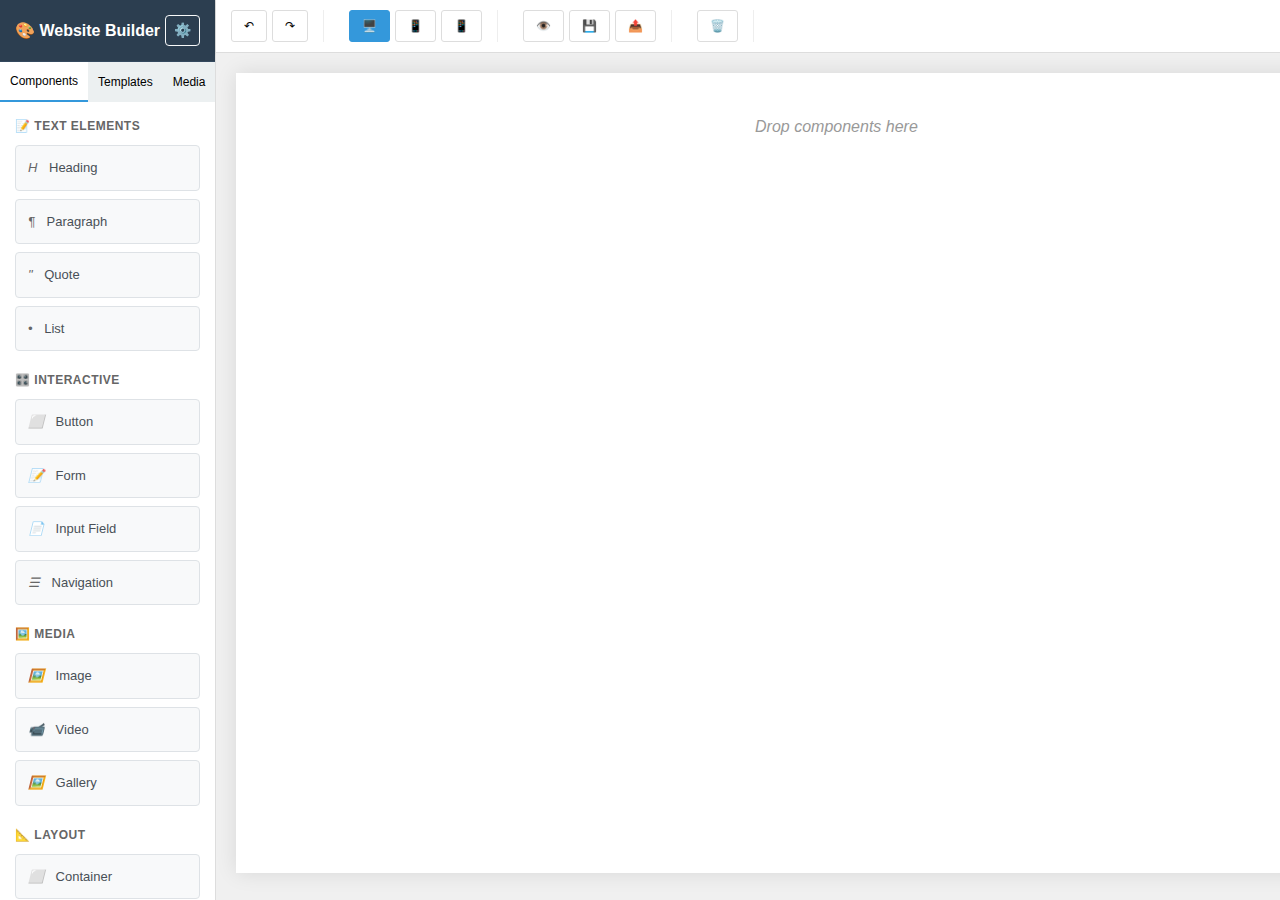
<file: public/pages/builder/builder.html>
<!DOCTYPE html>
<html lang="en">
<head>
    <meta charset="UTF-8">
    <meta name="viewport" content="width=device-width, initial-scale=1.0">
    <title>Website Builder - Drag & Drop Editor</title>
    <link rel="shortcut icon" href="../../assets/images/favicon.svg" type="image/x-icon">
    <link rel="stylesheet" href="../../lib/vendor/bootstrap/css/bootstrap.min.css">
    <link rel="stylesheet" href="../../theme/theme.css">
    <style>
        /* Builder Interface Styles */
        body {
            margin: 0;
            font-family: 'Segoe UI', Tahoma, Geneva, Verdana, sans-serif;
            background-color: #f5f5f5;
            overflow: hidden;
        }

        .builder-container {
            display: flex;
            height: 100vh;
        }

        /* Sidebar - Component Library */
        .sidebar {
            width: 280px;
            background: white;
            border-right: 1px solid #ddd;
            display: flex;
            flex-direction: column;
            box-shadow: 2px 0 5px rgba(0,0,0,0.1);
        }

        .sidebar-header {
            padding: 15px;
            background: #2c3e50;
            color: white;
            font-weight: 600;
            border-bottom: 1px solid #34495e;
        }

        .sidebar-tabs {
            display: flex;
            background: #ecf0f1;
        }

        .sidebar-tab {
            flex: 1;
            padding: 10px;
            text-align: center;
            cursor: pointer;
            border: none;
            background: transparent;
            font-size: 12px;
            font-weight: 500;
            transition: all 0.2s;
        }

        .sidebar-tab.active {
            background: white;
            border-bottom: 2px solid #3498db;
        }

        .components-panel {
            flex: 1;
            overflow-y: auto;
            padding: 15px;
        }

        .component-group {
            margin-bottom: 20px;
        }

        .component-group-title {
            font-size: 12px;
            font-weight: 600;
            color: #666;
            margin-bottom: 10px;
            text-transform: uppercase;
            letter-spacing: 0.5px;
        }

        .component-item {
            display: block;
            width: 100%;
            padding: 12px;
            margin-bottom: 8px;
            background: #f8f9fa;
            border: 1px solid #dee2e6;
            border-radius: 4px;
            cursor: grab;
            transition: all 0.2s;
            text-align: left;
            font-size: 13px;
            color: #495057;
        }

        .component-item:hover {
            background: #e9ecef;
            border-color: #3498db;
            transform: translateY(-1px);
            box-shadow: 0 2px 4px rgba(0,0,0,0.1);
        }

        .component-item:active {
            cursor: grabbing;
        }

        .component-item i {
            margin-right: 8px;
            color: #666;
        }

        /* Main Editor Area */
        .editor-container {
            flex: 1;
            display: flex;
            flex-direction: column;
        }

        /* Toolbar */
        .toolbar {
            background: white;
            border-bottom: 1px solid #ddd;
            padding: 10px 15px;
            display: flex;
            align-items: center;
            gap: 10px;
            box-shadow: 0 1px 3px rgba(0,0,0,0.1);
        }

        .toolbar-group {
            display: flex;
            align-items: center;
            gap: 5px;
            border-right: 1px solid #eee;
            padding-right: 15px;
            margin-right: 15px;
        }

        .toolbar-group:last-child {
            border-right: none;
            margin-right: 0;
        }

        .toolbar-btn {
            padding: 6px 12px;
            border: 1px solid #ddd;
            background: white;
            cursor: pointer;
            border-radius: 3px;
            font-size: 12px;
            transition: all 0.2s;
        }

        .toolbar-btn:hover {
            background: #f8f9fa;
            border-color: #3498db;
        }

        .toolbar-btn.active {
            background: #3498db;
            color: white;
            border-color: #3498db;
        }

        .device-selector {
            display: flex;
            gap: 5px;
        }

        /* Canvas Area */
        .canvas-container {
            flex: 1;
            display: flex;
            justify-content: center;
            align-items: flex-start;
            padding: 20px;
            background: #f0f0f0;
            overflow: auto;
        }

        .canvas {
            background: white;
            box-shadow: 0 0 20px rgba(0,0,0,0.1);
            transition: all 0.3s;
            position: relative;
            overflow: hidden;
        }

        .canvas.desktop {
            width: 1200px;
            min-height: 800px;
        }

        .canvas.tablet {
            width: 768px;
            min-height: 1024px;
        }

        .canvas.mobile {
            width: 375px;
            min-height: 667px;
        }

        /* Drop Zones */
        .drop-zone {
            min-height: 60px;
            border: 2px dashed transparent;
            margin: 5px 0;
            padding: 15px;
            transition: all 0.2s;
            position: relative;
        }

        .drop-zone.drag-over {
            border-color: #3498db;
            background-color: rgba(52, 152, 219, 0.1);
        }

        .drop-zone:empty:before {
            content: 'Drop components here';
            display: block;
            text-align: center;
            color: #999;
            font-style: italic;
            padding: 20px;
        }

        /* Dropped Elements */
        .dropped-element {
            position: relative;
            margin: 10px 0;
            outline: 2px solid transparent;
            transition: all 0.2s;
        }

        .dropped-element:hover {
            outline-color: #3498db;
        }

        .dropped-element.selected {
            outline-color: #e74c3c;
            outline-width: 2px;
        }

        .element-controls {
            position: absolute;
            top: -30px;
            right: 0;
            background: #333;
            border-radius: 3px;
            opacity: 0;
            transition: all 0.2s;
            z-index: 100;
        }

        .dropped-element:hover .element-controls,
        .dropped-element.selected .element-controls {
            opacity: 1;
        }

        .control-btn {
            background: transparent;
            border: none;
            color: white;
            padding: 4px 8px;
            cursor: pointer;
            font-size: 12px;
        }

        .control-btn:hover {
            background: rgba(255,255,255,0.1);
        }

        /* Properties Panel */
        .properties-panel {
            width: 300px;
            background: white;
            border-left: 1px solid #ddd;
            display: flex;
            flex-direction: column;
            box-shadow: -2px 0 5px rgba(0,0,0,0.1);
        }

        .properties-header {
            padding: 15px;
            background: #2c3e50;
            color: white;
            font-weight: 600;
            border-bottom: 1px solid #34495e;
        }

        .properties-content {
            flex: 1;
            overflow-y: auto;
            padding: 15px;
        }

        .property-group {
            margin-bottom: 20px;
        }

        .property-label {
            font-size: 12px;
            font-weight: 600;
            color: #333;
            margin-bottom: 5px;
            display: block;
        }

        .property-input {
            width: 100%;
            padding: 6px 8px;
            border: 1px solid #ddd;
            border-radius: 3px;
            font-size: 12px;
        }

        .property-input:focus {
            outline: none;
            border-color: #3498db;
        }

        .color-picker-wrapper {
            display: flex;
            align-items: center;
            gap: 8px;
        }

        .color-picker {
            width: 40px;
            height: 30px;
            border: 1px solid #ddd;
            border-radius: 3px;
            cursor: pointer;
        }

        /* Responsive helpers */
        @media (max-width: 1400px) {
            .properties-panel {
                display: none;
            }
        }

        @media (max-width: 1000px) {
            .sidebar {
                width: 250px;
            }
        }

        /* Component Preview Styles */
        .preview-text {
            padding: 10px;
            background: #f8f9fa;
            border-left: 3px solid #007bff;
        }

        .preview-button {
            display: inline-block;
            padding: 10px 20px;
            background: #007bff;
            color: white;
            text-decoration: none;
            border-radius: 4px;
            margin: 5px;
        }

        .preview-image {
            width: 100%;
            height: 200px;
            background: #f8f9fa;
            border: 1px dashed #ddd;
            display: flex;
            align-items: center;
            justify-content: center;
            color: #666;
        }

        .preview-card {
            border: 1px solid #ddd;
            border-radius: 4px;
            padding: 15px;
            margin: 10px 0;
            background: white;
        }

        .loading {
            position: fixed;
            top: 50%;
            left: 50%;
            transform: translate(-50%, -50%);
            z-index: 9999;
        }
    </style>
</head>
<body>
    <div class="builder-container">
        <!-- Sidebar - Component Library -->
        <div class="sidebar">
            <div class="sidebar-header">
                <div style="display: flex; align-items: center; justify-content: space-between;">
                    <span>🎨 Website Builder</span>
                    <button class="btn btn-sm btn-outline-light" onclick="togglePropertiesPanel()">⚙️</button>
                </div>
            </div>
            
            <div class="sidebar-tabs">
                <button class="sidebar-tab active" data-tab="components">Components</button>
                <button class="sidebar-tab" data-tab="templates">Templates</button>
                <button class="sidebar-tab" data-tab="media">Media</button>
            </div>

            <div class="components-panel" id="componentsPanel">
                <div class="component-group">
                    <div class="component-group-title">📝 Text Elements</div>
                    <button class="component-item" draggable="true" data-component="heading">
                        <i>H</i> Heading
                    </button>
                    <button class="component-item" draggable="true" data-component="paragraph">
                        <i>¶</i> Paragraph
                    </button>
                    <button class="component-item" draggable="true" data-component="quote">
                        <i>"</i> Quote
                    </button>
                    <button class="component-item" draggable="true" data-component="list">
                        <i>•</i> List
                    </button>
                </div>

                <div class="component-group">
                    <div class="component-group-title">🎛️ Interactive</div>
                    <button class="component-item" draggable="true" data-component="button">
                        <i>⬜</i> Button
                    </button>
                    <button class="component-item" draggable="true" data-component="form">
                        <i>📝</i> Form
                    </button>
                    <button class="component-item" draggable="true" data-component="input">
                        <i>📄</i> Input Field
                    </button>
                    <button class="component-item" draggable="true" data-component="navbar">
                        <i>☰</i> Navigation
                    </button>
                </div>

                <div class="component-group">
                    <div class="component-group-title">🖼️ Media</div>
                    <button class="component-item" draggable="true" data-component="image">
                        <i>🖼️</i> Image
                    </button>
                    <button class="component-item" draggable="true" data-component="video">
                        <i>📹</i> Video
                    </button>
                    <button class="component-item" draggable="true" data-component="gallery">
                        <i>🖼️</i> Gallery
                    </button>
                </div>

                <div class="component-group">
                    <div class="component-group-title">📐 Layout</div>
                    <button class="component-item" draggable="true" data-component="container">
                        <i>⬜</i> Container
                    </button>
                    <button class="component-item" draggable="true" data-component="row">
                        <i>═</i> Row
                    </button>
                    <button class="component-item" draggable="true" data-component="column">
                        <i>‖</i> Column
                    </button>
                    <button class="component-item" draggable="true" data-component="card">
                        <i>🃏</i> Card
                    </button>
                    <button class="component-item" draggable="true" data-component="hero">
                        <i>🎯</i> Hero Section
                    </button>
                </div>
            </div>
        </div>

        <!-- Main Editor -->
        <div class="editor-container">
            <!-- Toolbar -->
            <div class="toolbar">
                <div class="toolbar-group">
                    <button class="toolbar-btn" onclick="undo()" title="Undo">↶</button>
                    <button class="toolbar-btn" onclick="redo()" title="Redo">↷</button>
                </div>
                
                <div class="toolbar-group device-selector">
                    <button class="toolbar-btn active" data-device="desktop" title="Desktop">🖥️</button>
                    <button class="toolbar-btn" data-device="tablet" title="Tablet">📱</button>
                    <button class="toolbar-btn" data-device="mobile" title="Mobile">📱</button>
                </div>

                <div class="toolbar-group">
                    <button class="toolbar-btn" onclick="previewSite()" title="Preview">👁️</button>
                    <button class="toolbar-btn" onclick="saveSite()" title="Save">💾</button>
                    <button class="toolbar-btn" onclick="exportSite()" title="Export">📤</button>
                </div>

                <div class="toolbar-group">
                    <button class="toolbar-btn" onclick="clearCanvas()" title="Clear All">🗑️</button>
                </div>

                <div style="margin-left: auto;">
                    <span style="font-size: 12px; color: #666;">Auto-save: <span id="saveStatus">Saved</span></span>
                </div>
            </div>

            <!-- Canvas -->
            <div class="canvas-container">
                <div class="canvas desktop" id="canvas">
                    <div class="drop-zone"></div>
                </div>
            </div>
        </div>

        <!-- Properties Panel -->
        <div class="properties-panel" id="propertiesPanel">
            <div class="properties-header">
                <div style="display: flex; align-items: center; justify-content: space-between;">
                    <span>⚙️ Properties</span>
                    <button class="btn btn-sm btn-outline-light" onclick="togglePropertiesPanel()">✕</button>
                </div>
            </div>
            <div class="properties-content" id="propertiesContent">
                <div style="text-align: center; padding: 40px 20px; color: #666; font-style: italic;">
                    Select an element to edit its properties
                </div>
            </div>
        </div>
    </div>

    <!-- Loading Indicator -->
    <div class="loading" id="loading" style="display: none;">
        <div class="spinner-border text-primary" role="status">
            <span class="visually-hidden">Loading...</span>
        </div>
    </div>

    <script src="../../lib/vendor/bootstrap/js/bootstrap.bundle.min.js"></script>
    <script>
        // Global variables
        let draggedElement = null;
        let selectedElement = null;
        let history = [];
        let historyIndex = -1;
        let components = {};
        let currentDevice = 'desktop';

        // Initialize builder
        document.addEventListener('DOMContentLoaded', function() {
            initializeBuilder();
            setupEventListeners();
            loadComponents();
        });

        function initializeBuilder() {
            console.log('🎨 Website Builder initialized');
            saveState();
        }

        function setupEventListeners() {
            // Sidebar tabs
            document.querySelectorAll('.sidebar-tab').forEach(tab => {
                tab.addEventListener('click', function() {
                    switchTab(this.dataset.tab);
                });
            });

            // Device selector
            document.querySelectorAll('[data-device]').forEach(btn => {
                btn.addEventListener('click', function() {
                    switchDevice(this.dataset.device);
                });
            });

            // Component drag events
            document.querySelectorAll('.component-item').forEach(item => {
                item.addEventListener('dragstart', function(e) {
                    draggedElement = this.dataset.component;
                    this.style.opacity = '0.5';
                    console.log('🎯 Started dragging:', draggedElement);
                });

                item.addEventListener('dragend', function() {
                    this.style.opacity = '1';
                    draggedElement = null;
                    console.log('🎯 Finished dragging');
                });
            });

            // Setup drop zones
            setupDropZones();

            // Canvas click events
            document.getElementById('canvas').addEventListener('click', function(e) {
                if (e.target.classList.contains('dropped-element')) {
                    selectElement(e.target);
                } else {
                    deselectAll();
                }
            });

            // Auto-save
            setInterval(autoSave, 30000); // Auto-save every 30 seconds
        }

        function loadComponents() {
            components = {
                heading: {
                    html: '<h2 class="editable" contenteditable="true">Your Heading Here</h2>',
                    properties: {
                        text: 'Your Heading Here',
                        size: 'h2',
                        color: '#333333',
                        alignment: 'left'
                    }
                },
                paragraph: {
                    html: '<p class="editable" contenteditable="true">Your paragraph text goes here. Click to edit this content.</p>',
                    properties: {
                        text: 'Your paragraph text goes here. Click to edit this content.',
                        color: '#666666',
                        alignment: 'left'
                    }
                },
                button: {
                    html: '<button class="btn btn-primary editable">Click Me</button>',
                    properties: {
                        text: 'Click Me',
                        color: '#007bff',
                        size: 'medium',
                        link: '#'
                    }
                },
                image: {
                    html: '<div class="preview-image">Click to add image</div>',
                    properties: {
                        src: '',
                        alt: 'Image description',
                        width: '100%',
                        height: 'auto'
                    }
                },
                card: {
                    html: '<div class="preview-card"><h5>Card Title</h5><p>Card content goes here. This is a sample card component.</p><button class="btn btn-primary btn-sm">Action</button></div>',
                    properties: {
                        title: 'Card Title',
                        content: 'Card content goes here.',
                        buttonText: 'Action'
                    }
                },
                container: {
                    html: '<div class="container" style="border: 1px dashed #ccc; min-height: 100px; padding: 20px;"><div class="drop-zone"></div></div>',
                    properties: {
                        padding: '20px',
                        background: 'transparent'
                    }
                },
                navbar: {
                    html: '<nav class="navbar navbar-expand-lg navbar-dark bg-dark"><div class="container"><a class="navbar-brand" href="#">Brand</a><div class="navbar-nav"><a class="nav-link" href="#">Home</a><a class="nav-link" href="#">About</a><a class="nav-link" href="#">Contact</a></div></div></nav>',
                    properties: {
                        brand: 'Brand',
                        background: '#343a40'
                    }
                },
                hero: {
                    html: '<div class="hero-section" style="background: linear-gradient(135deg, #667eea 0%, #764ba2 100%); color: white; text-align: center; padding: 80px 20px;"><h1>Welcome to Our Website</h1><p class="lead">This is a hero section. Edit this content to match your needs.</p><button class="btn btn-light btn-lg">Get Started</button></div>',
                    properties: {
                        title: 'Welcome to Our Website',
                        subtitle: 'This is a hero section. Edit this content to match your needs.',
                        buttonText: 'Get Started'
                    }
                }
            };
        }

        function setupDropZones() {
            // Setup event listeners for all existing drop zones
            document.querySelectorAll('.drop-zone').forEach(zone => {
                zone.addEventListener('dragover', allowDrop);
                zone.addEventListener('dragleave', dragLeave);
                zone.addEventListener('drop', drop);
            });
        }

        // Drag and Drop Functions
        function allowDrop(event) {
            event.preventDefault();
            event.currentTarget.classList.add('drag-over');
        }

        function dragLeave(event) {
            event.currentTarget.classList.remove('drag-over');
        }

        function drop(event) {
            event.preventDefault();
            event.currentTarget.classList.remove('drag-over');
            
            if (draggedElement && components[draggedElement]) {
                const component = components[draggedElement];
                const elementDiv = document.createElement('div');
                elementDiv.className = 'dropped-element';
                elementDiv.innerHTML = `
                    <div class="element-controls">
                        <button class="control-btn" onclick="moveUp(this.parentElement.parentElement)" title="Move Up">↑</button>
                        <button class="control-btn" onclick="editElement(this.parentElement.parentElement)" title="Edit">✏️</button>
                        <button class="control-btn" onclick="cloneElement(this.parentElement.parentElement)" title="Clone">📋</button>
                        <button class="control-btn" onclick="removeElement(this.parentElement.parentElement)" title="Delete">🗑️</button>
                        <button class="control-btn" onclick="moveDown(this.parentElement.parentElement)" title="Move Down">↓</button>
                    </div>
                    ${component.html}
                `;
                
                // Store component data
                elementDiv.dataset.componentType = draggedElement;
                elementDiv.dataset.properties = JSON.stringify(component.properties);
                
                event.currentTarget.appendChild(elementDiv);
                
                // Set up event listeners for any nested drop zones in the new element
                elementDiv.querySelectorAll('.drop-zone').forEach(zone => {
                    zone.addEventListener('dragover', allowDrop);
                    zone.addEventListener('dragleave', dragLeave);
                    zone.addEventListener('drop', drop);
                });
                
                // Add new drop zone after this element
                const newDropZone = document.createElement('div');
                newDropZone.className = 'drop-zone';
                newDropZone.addEventListener('dragover', allowDrop);
                newDropZone.addEventListener('dragleave', dragLeave);
                newDropZone.addEventListener('drop', drop);
                
                elementDiv.parentNode.insertBefore(newDropZone, elementDiv.nextSibling);
                
                saveState();
                updateSaveStatus('Saved');
                
                console.log(`✅ Added ${draggedElement} component`);
            }
        }

        // Element Management Functions
        function selectElement(element) {
            deselectAll();
            element.classList.add('selected');
            selectedElement = element;
            showProperties(element);
        }

        function deselectAll() {
            document.querySelectorAll('.dropped-element.selected').forEach(el => {
                el.classList.remove('selected');
            });
            selectedElement = null;
            hideProperties();
        }

        function removeElement(element) {
            if (confirm('Are you sure you want to delete this element?')) {
                element.remove();
                saveState();
                hideProperties();
            }
        }

        function cloneElement(element) {
            const clone = element.cloneNode(true);
            element.parentNode.insertBefore(clone, element.nextSibling);
            
            // Add drop zone after clone
            const newDropZone = document.createElement('div');
            newDropZone.className = 'drop-zone';
            newDropZone.setAttribute('ondrop', 'drop(event)');
            newDropZone.setAttribute('ondragover', 'allowDrop(event)');
            newDropZone.setAttribute('ondragleave', 'dragLeave(event)');
            
            clone.parentNode.insertBefore(newDropZone, clone.nextSibling);
            
            saveState();
        }

        function moveUp(element) {
            const prev = element.previousElementSibling;
            if (prev && prev.classList.contains('drop-zone')) {
                const prevPrev = prev.previousElementSibling;
                if (prevPrev) {
                    element.parentNode.insertBefore(element, prevPrev);
                    saveState();
                }
            }
        }

        function moveDown(element) {
            const next = element.nextElementSibling;
            if (next && next.classList.contains('drop-zone')) {
                const nextNext = next.nextElementSibling;
                if (nextNext) {
                    element.parentNode.insertBefore(element, nextNext.nextElementSibling);
                    saveState();
                }
            }
        }

        // Properties Panel Functions
        function showProperties(element) {
            const propertiesContent = document.getElementById('propertiesContent');
            const componentType = element.dataset.componentType;
            const properties = JSON.parse(element.dataset.properties || '{}');
            
            let html = `<h6 style="margin-bottom: 15px; color: #333;">${componentType.toUpperCase()} Properties</h6>`;
            
            // Generate property inputs based on component type
            Object.keys(properties).forEach(key => {
                const value = properties[key];
                html += `
                    <div class="property-group">
                        <label class="property-label">${key.charAt(0).toUpperCase() + key.slice(1)}</label>
                        <input type="text" class="property-input" data-property="${key}" value="${value}" onchange="updateProperty('${key}', this.value)">
                    </div>
                `;
            });
            
            html += `
                <div class="property-group" style="margin-top: 30px;">
                    <button class="btn btn-danger btn-sm" onclick="removeElement(selectedElement)" style="width: 100%;">Delete Element</button>
                </div>
            `;
            
            propertiesContent.innerHTML = html;
            
            // Show properties panel on mobile
            document.getElementById('propertiesPanel').style.display = 'flex';
        }

        function hideProperties() {
            document.getElementById('propertiesContent').innerHTML = `
                <div style="text-align: center; padding: 40px 20px; color: #666; font-style: italic;">
                    Select an element to edit its properties
                </div>
            `;
        }

        function updateProperty(property, value) {
            if (selectedElement) {
                const properties = JSON.parse(selectedElement.dataset.properties || '{}');
                properties[property] = value;
                selectedElement.dataset.properties = JSON.stringify(properties);
                
                // Update the actual element based on property
                updateElementAppearance(selectedElement, property, value);
                saveState();
            }
        }

        function updateElementAppearance(element, property, value) {
            const componentType = element.dataset.componentType;
            
            // Basic text updates
            if (property === 'text') {
                const textElement = element.querySelector('.editable');
                if (textElement) {
                    textElement.textContent = value;
                }
            }
            
            // Color updates
            if (property === 'color') {
                const colorElement = element.querySelector('.editable');
                if (colorElement) {
                    colorElement.style.color = value;
                }
            }
            
            // Background updates
            if (property === 'background') {
                element.style.backgroundColor = value;
            }
        }

        function togglePropertiesPanel() {
            const panel = document.getElementById('propertiesPanel');
            panel.style.display = panel.style.display === 'none' ? 'flex' : 'none';
        }

        // Device Switching
        function switchDevice(device) {
            currentDevice = device;
            const canvas = document.getElementById('canvas');
            const deviceButtons = document.querySelectorAll('[data-device]');
            
            // Update button states
            deviceButtons.forEach(btn => {
                btn.classList.toggle('active', btn.dataset.device === device);
            });
            
            // Update canvas size
            canvas.className = `canvas ${device}`;
            
            console.log(`📱 Switched to ${device} view`);
        }

        // Tab Switching
        function switchTab(tabName) {
            const tabs = document.querySelectorAll('.sidebar-tab');
            tabs.forEach(tab => {
                tab.classList.toggle('active', tab.dataset.tab === tabName);
            });
            
            // Here you would load different content based on the tab
            console.log(`📂 Switched to ${tabName} tab`);
        }

        // History Management
        function saveState() {
            const canvas = document.getElementById('canvas');
            const state = canvas.innerHTML;
            
            // Remove future history if we're not at the end
            if (historyIndex < history.length - 1) {
                history = history.slice(0, historyIndex + 1);
            }
            
            history.push(state);
            historyIndex++;
            
            // Limit history size
            if (history.length > 50) {
                history.shift();
                historyIndex--;
            }
        }

        function undo() {
            if (historyIndex > 0) {
                historyIndex--;
                document.getElementById('canvas').innerHTML = history[historyIndex];
                console.log('↶ Undo');
            }
        }

        function redo() {
            if (historyIndex < history.length - 1) {
                historyIndex++;
                document.getElementById('canvas').innerHTML = history[historyIndex];
                console.log('↷ Redo');
            }
        }

        // Save/Load Functions
        function autoSave() {
            saveSite();
            updateSaveStatus('Auto-saved');
        }

        function saveSite() {
            const canvas = document.getElementById('canvas');
            const siteData = {
                html: canvas.innerHTML,
                timestamp: new Date().toISOString(),
                device: currentDevice
            };
            
            localStorage.setItem('website-builder-data', JSON.stringify(siteData));
            updateSaveStatus('Saved');
            console.log('💾 Site saved');
        }

        function loadSite() {
            const saved = localStorage.getItem('website-builder-data');
            if (saved) {
                const siteData = JSON.parse(saved);
                document.getElementById('canvas').innerHTML = siteData.html;
                setupDropZones(); // Re-setup event listeners after loading
                if (siteData.device) {
                    switchDevice(siteData.device);
                }
                saveState();
                console.log('📂 Site loaded');
            }
        }

        function updateSaveStatus(status) {
            document.getElementById('saveStatus').textContent = status;
            setTimeout(() => {
                document.getElementById('saveStatus').textContent = 'Saved';
            }, 2000);
        }

        function clearCanvas() {
            if (confirm('Are you sure you want to clear the entire canvas? This action cannot be undone.')) {
                const canvas = document.getElementById('canvas');
                canvas.innerHTML = '<div class="drop-zone"></div>';
                setupDropZones(); // Re-setup event listeners
                saveState();
                hideProperties();
                console.log('🗑️ Canvas cleared');
            }
        }

        // Export Functions
        function previewSite() {
            alert('Preview functionality temporarily disabled.');
            console.log('👁️ Preview disabled');
        }

        function exportSite() {
            alert('Export functionality temporarily disabled. Use Preview instead.');
            console.log('📤 Export disabled');
        }

        // Load saved site on startup
        setTimeout(loadSite, 500);
    </script>
</body>
</html>
</file>
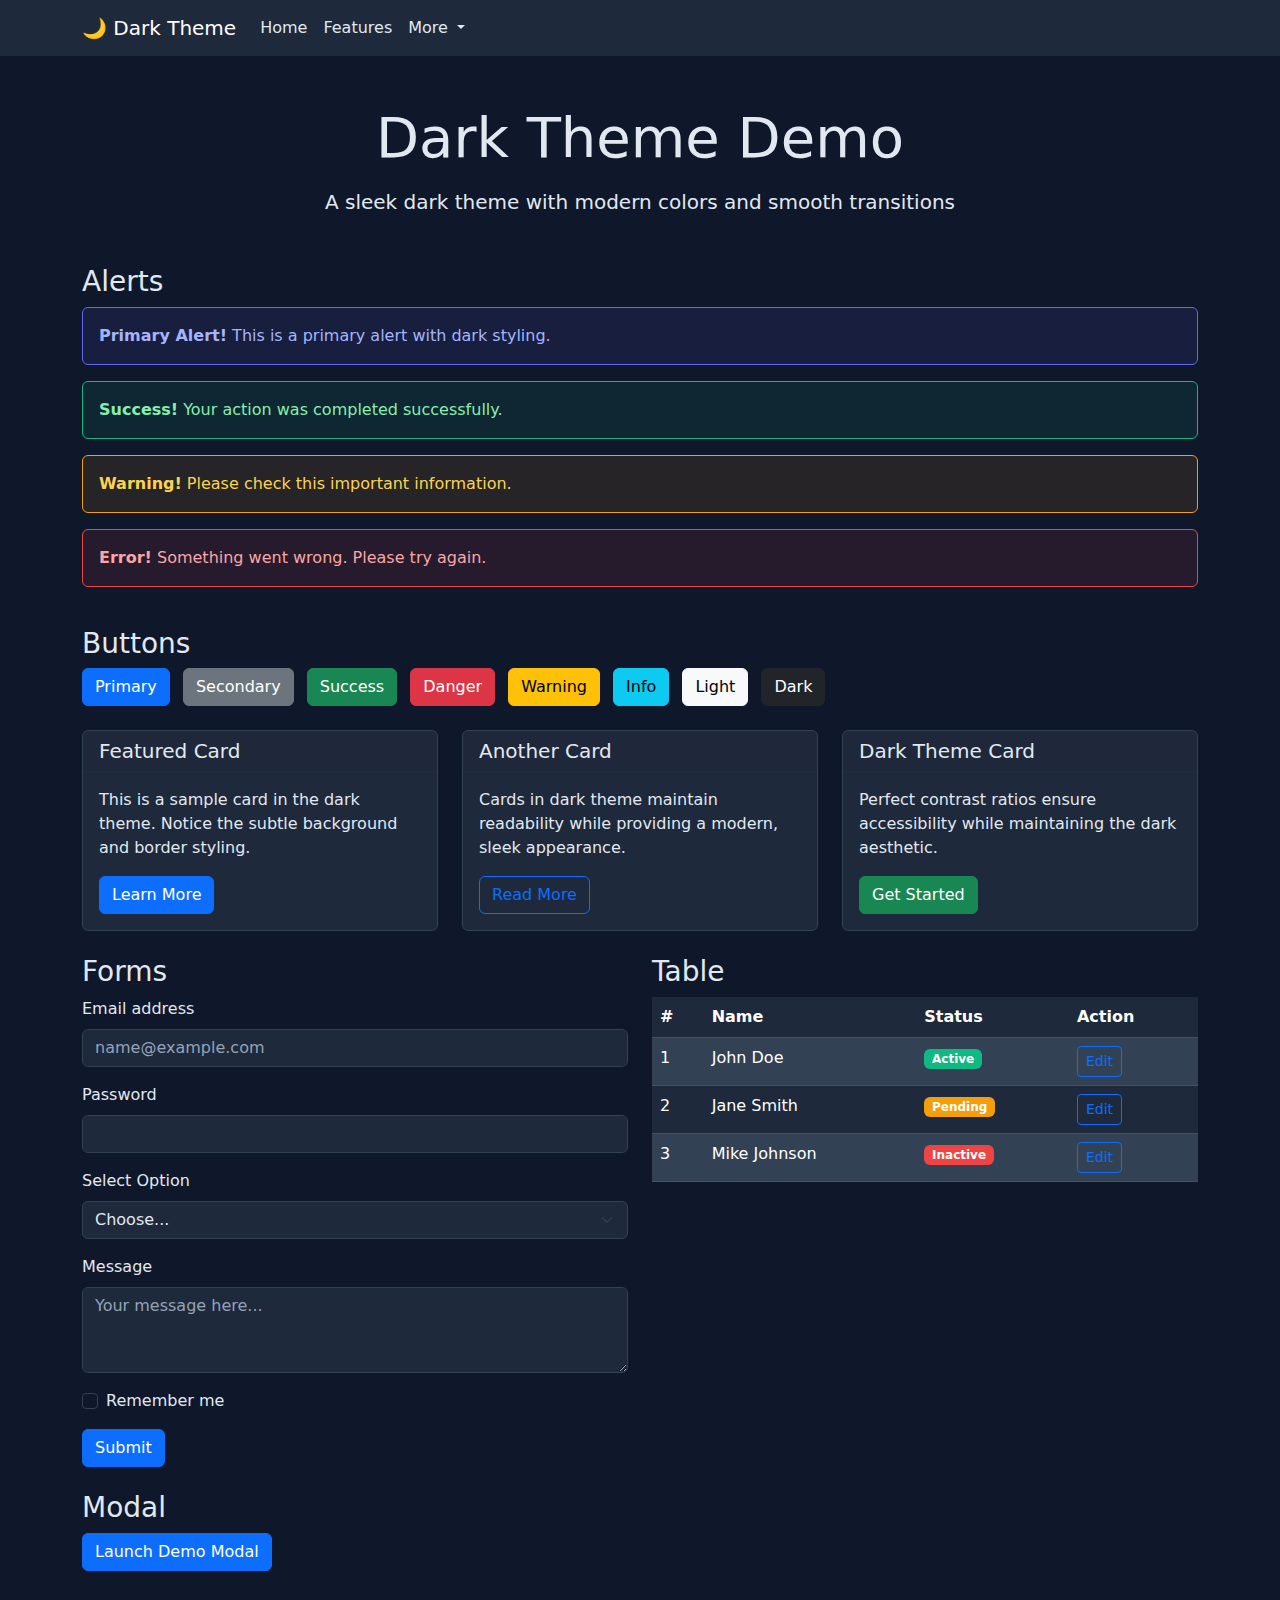
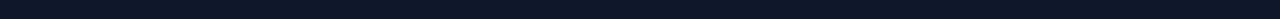
<file: public/theme/dark/demo.html>
<!DOCTYPE html>
<html lang="en">
<head>
    <meta charset="UTF-8">
    <meta name="viewport" content="width=device-width, initial-scale=1.0">
    <title>Dark Theme Demo - web.dev</title>
    <link rel="shortcut icon" href="../../assets/images/favicon.svg" type="image/x-icon">
    <link rel="stylesheet" href="../../lib/vendor/bootstrap/css/bootstrap.min.css">
    <link rel="stylesheet" href="./dark-theme.css">
    <script src="../../lib/vendor/bootstrap/js/bootstrap.bundle.min.js" defer></script>
</head>
<body>
    <!-- Navigation -->
    <nav class="navbar navbar-expand-lg navbar-dark">
        <div class="container">
            <a class="navbar-brand" href="#">🌙 Dark Theme</a>
            <button class="navbar-toggler" type="button" data-bs-toggle="collapse" data-bs-target="#navbarNav">
                <span class="navbar-toggler-icon"></span>
            </button>
            <div class="collapse navbar-collapse" id="navbarNav">
                <ul class="navbar-nav me-auto">
                    <li class="nav-item">
                        <a class="nav-link active" href="#">Home</a>
                    </li>
                    <li class="nav-item">
                        <a class="nav-link" href="#">Features</a>
                    </li>
                    <li class="nav-item dropdown">
                        <a class="nav-link dropdown-toggle" href="#" role="button" data-bs-toggle="dropdown">
                            More
                        </a>
                        <ul class="dropdown-menu">
                            <li><a class="dropdown-item" href="#">Action</a></li>
                            <li><a class="dropdown-item" href="#">Another action</a></li>
                            <li><hr class="dropdown-divider"></li>
                            <li><a class="dropdown-item" href="#">Something else</a></li>
                        </ul>
                    </li>
                </ul>
            </div>
        </div>
    </nav>

    <div class="container my-5">
        <!-- Header -->
        <div class="text-center mb-5">
            <h1 class="display-4 mb-3">Dark Theme Demo</h1>
            <p class="lead">A sleek dark theme with modern colors and smooth transitions</p>
        </div>

        <!-- Alerts -->
        <div class="row mb-4">
            <div class="col-12">
                <h3>Alerts</h3>
                <div class="alert alert-primary" role="alert">
                    <strong>Primary Alert!</strong> This is a primary alert with dark styling.
                </div>
                <div class="alert alert-success" role="alert">
                    <strong>Success!</strong> Your action was completed successfully.
                </div>
                <div class="alert alert-warning" role="alert">
                    <strong>Warning!</strong> Please check this important information.
                </div>
                <div class="alert alert-danger" role="alert">
                    <strong>Error!</strong> Something went wrong. Please try again.
                </div>
            </div>
        </div>

        <!-- Buttons -->
        <div class="row mb-4">
            <div class="col-12">
                <h3>Buttons</h3>
                <button type="button" class="btn btn-primary me-2">Primary</button>
                <button type="button" class="btn btn-secondary me-2">Secondary</button>
                <button type="button" class="btn btn-success me-2">Success</button>
                <button type="button" class="btn btn-danger me-2">Danger</button>
                <button type="button" class="btn btn-warning me-2">Warning</button>
                <button type="button" class="btn btn-info me-2">Info</button>
                <button type="button" class="btn btn-light me-2">Light</button>
                <button type="button" class="btn btn-dark">Dark</button>
            </div>
        </div>

        <!-- Cards -->
        <div class="row mb-4">
            <div class="col-md-4">
                <div class="card">
                    <div class="card-header">
                        <h5 class="card-title mb-0">Featured Card</h5>
                    </div>
                    <div class="card-body">
                        <p class="card-text">This is a sample card in the dark theme. Notice the subtle background and border styling.</p>
                        <a href="#" class="btn btn-primary">Learn More</a>
                    </div>
                </div>
            </div>
            <div class="col-md-4">
                <div class="card">
                    <div class="card-header">
                        <h5 class="card-title mb-0">Another Card</h5>
                    </div>
                    <div class="card-body">
                        <p class="card-text">Cards in dark theme maintain readability while providing a modern, sleek appearance.</p>
                        <a href="#" class="btn btn-outline-primary">Read More</a>
                    </div>
                </div>
            </div>
            <div class="col-md-4">
                <div class="card">
                    <div class="card-header">
                        <h5 class="card-title mb-0">Dark Theme Card</h5>
                    </div>
                    <div class="card-body">
                        <p class="card-text">Perfect contrast ratios ensure accessibility while maintaining the dark aesthetic.</p>
                        <a href="#" class="btn btn-success">Get Started</a>
                    </div>
                </div>
            </div>
        </div>

        <!-- Forms -->
        <div class="row mb-4">
            <div class="col-md-6">
                <h3>Forms</h3>
                <form>
                    <div class="mb-3">
                        <label for="email" class="form-label">Email address</label>
                        <input type="email" class="form-control" id="email" placeholder="name@example.com">
                    </div>
                    <div class="mb-3">
                        <label for="password" class="form-label">Password</label>
                        <input type="password" class="form-control" id="password">
                    </div>
                    <div class="mb-3">
                        <label for="select" class="form-label">Select Option</label>
                        <select class="form-select" id="select">
                            <option>Choose...</option>
                            <option value="1">Option 1</option>
                            <option value="2">Option 2</option>
                            <option value="3">Option 3</option>
                        </select>
                    </div>
                    <div class="mb-3">
                        <label for="textarea" class="form-label">Message</label>
                        <textarea class="form-control" id="textarea" rows="3" placeholder="Your message here..."></textarea>
                    </div>
                    <div class="form-check mb-3">
                        <input class="form-check-input" type="checkbox" id="check">
                        <label class="form-check-label" for="check">
                            Remember me
                        </label>
                    </div>
                    <button type="submit" class="btn btn-primary">Submit</button>
                </form>
            </div>
            <div class="col-md-6">
                <h3>Table</h3>
                <table class="table table-dark table-striped">
                    <thead>
                        <tr>
                            <th>#</th>
                            <th>Name</th>
                            <th>Status</th>
                            <th>Action</th>
                        </tr>
                    </thead>
                    <tbody>
                        <tr>
                            <td>1</td>
                            <td>John Doe</td>
                            <td><span class="badge bg-success">Active</span></td>
                            <td><button class="btn btn-sm btn-outline-primary">Edit</button></td>
                        </tr>
                        <tr>
                            <td>2</td>
                            <td>Jane Smith</td>
                            <td><span class="badge bg-warning">Pending</span></td>
                            <td><button class="btn btn-sm btn-outline-primary">Edit</button></td>
                        </tr>
                        <tr>
                            <td>3</td>
                            <td>Mike Johnson</td>
                            <td><span class="badge bg-danger">Inactive</span></td>
                            <td><button class="btn btn-sm btn-outline-primary">Edit</button></td>
                        </tr>
                    </tbody>
                </table>
            </div>
        </div>

        <!-- Modal Demo Button -->
        <div class="row mb-4">
            <div class="col-12">
                <h3>Modal</h3>
                <button type="button" class="btn btn-primary" data-bs-toggle="modal" data-bs-target="#demoModal">
                    Launch Demo Modal
                </button>
            </div>
        </div>
    </div>

    <!-- Modal -->
    <div class="modal fade" id="demoModal" tabindex="-1">
        <div class="modal-dialog">
            <div class="modal-content">
                <div class="modal-header">
                    <h5 class="modal-title">Dark Theme Modal</h5>
                    <button type="button" class="btn-close" data-bs-dismiss="modal"></button>
                </div>
                <div class="modal-body">
                    <p>This is a modal in the dark theme. Notice how it maintains the dark aesthetic while ensuring readability.</p>
                    <p>The dark theme uses carefully selected colors to provide good contrast and accessibility.</p>
                </div>
                <div class="modal-footer">
                    <button type="button" class="btn btn-secondary" data-bs-dismiss="modal">Close</button>
                    <button type="button" class="btn btn-primary">Save Changes</button>
                </div>
            </div>
        </div>
    </div>
</body>
</html>
</file>
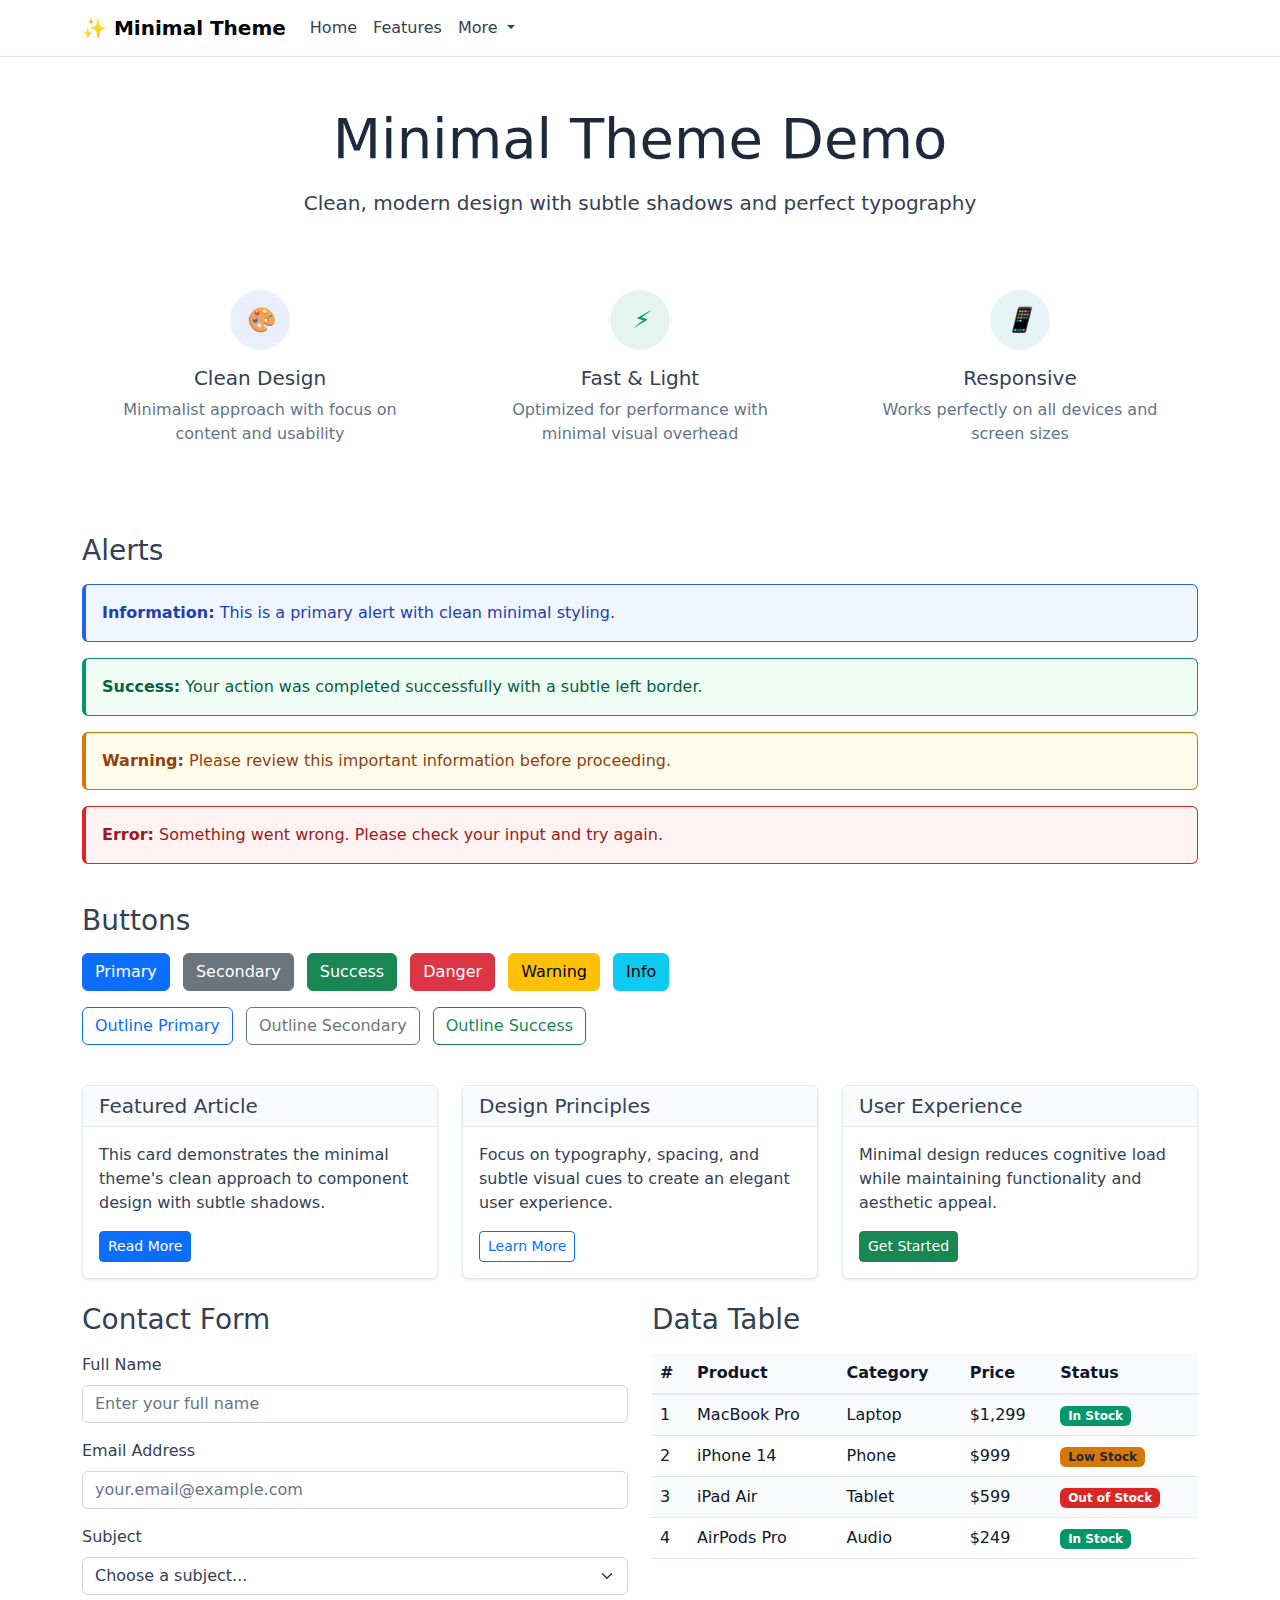
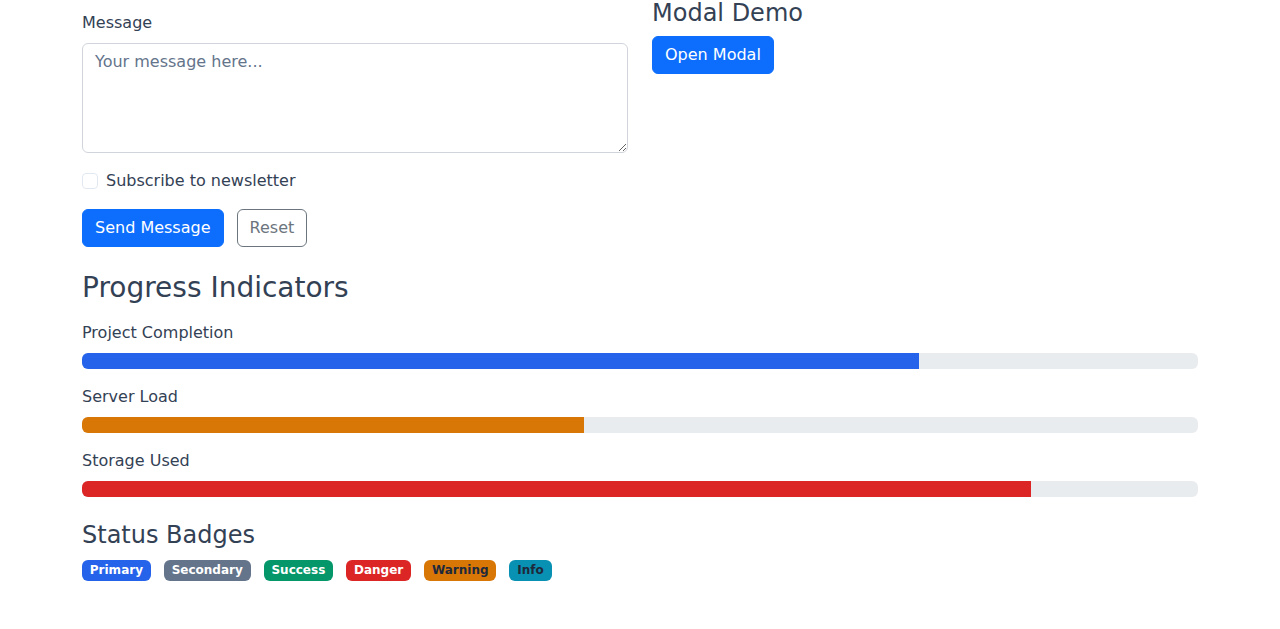
<file: public/theme/minimal/demo.html>
<!DOCTYPE html>
<html lang="en">
<head>
    <meta charset="UTF-8">
    <meta name="viewport" content="width=device-width, initial-scale=1.0">
    <title>Minimal Theme Demo - web.dev</title>
    <link rel="shortcut icon" href="../../assets/images/favicon.svg" type="image/x-icon">
    <link rel="stylesheet" href="../../lib/vendor/bootstrap/css/bootstrap.min.css">
    <link rel="stylesheet" href="./minimal-theme.css">
    <script src="../../lib/vendor/bootstrap/js/bootstrap.bundle.min.js" defer></script>
</head>
<body>
    <!-- Navigation -->
    <nav class="navbar navbar-expand-lg navbar-light">
        <div class="container">
            <a class="navbar-brand" href="#" style="font-weight: 600;">✨ Minimal Theme</a>
            <button class="navbar-toggler" type="button" data-bs-toggle="collapse" data-bs-target="#navbarNav">
                <span class="navbar-toggler-icon"></span>
            </button>
            <div class="collapse navbar-collapse" id="navbarNav">
                <ul class="navbar-nav me-auto">
                    <li class="nav-item">
                        <a class="nav-link active" href="#">Home</a>
                    </li>
                    <li class="nav-item">
                        <a class="nav-link" href="#">Features</a>
                    </li>
                    <li class="nav-item dropdown">
                        <a class="nav-link dropdown-toggle" href="#" role="button" data-bs-toggle="dropdown">
                            More
                        </a>
                        <ul class="dropdown-menu">
                            <li><a class="dropdown-item" href="#">Action</a></li>
                            <li><a class="dropdown-item" href="#">Another action</a></li>
                            <li><hr class="dropdown-divider"></li>
                            <li><a class="dropdown-item" href="#">Something else</a></li>
                        </ul>
                    </li>
                </ul>
            </div>
        </div>
    </nav>

    <div class="container my-5">
        <!-- Header -->
        <div class="text-center mb-5">
            <h1 class="display-4 mb-3" style="font-weight: 300; color: #1e293b;">Minimal Theme Demo</h1>
            <p class="lead">Clean, modern design with subtle shadows and perfect typography</p>
        </div>

        <!-- Feature Cards -->
        <div class="row mb-5">
            <div class="col-md-4 text-center">
                <div class="p-4">
                    <div class="bg-primary bg-opacity-10 rounded-circle d-inline-flex align-items-center justify-content-center mb-3" style="width: 60px; height: 60px;">
                        <i class="text-primary" style="font-size: 1.5rem;">🎨</i>
                    </div>
                    <h5>Clean Design</h5>
                    <p class="text-muted">Minimalist approach with focus on content and usability</p>
                </div>
            </div>
            <div class="col-md-4 text-center">
                <div class="p-4">
                    <div class="bg-success bg-opacity-10 rounded-circle d-inline-flex align-items-center justify-content-center mb-3" style="width: 60px; height: 60px;">
                        <i class="text-success" style="font-size: 1.5rem;">⚡</i>
                    </div>
                    <h5>Fast & Light</h5>
                    <p class="text-muted">Optimized for performance with minimal visual overhead</p>
                </div>
            </div>
            <div class="col-md-4 text-center">
                <div class="p-4">
                    <div class="bg-info bg-opacity-10 rounded-circle d-inline-flex align-items-center justify-content-center mb-3" style="width: 60px; height: 60px;">
                        <i class="text-info" style="font-size: 1.5rem;">📱</i>
                    </div>
                    <h5>Responsive</h5>
                    <p class="text-muted">Works perfectly on all devices and screen sizes</p>
                </div>
            </div>
        </div>

        <!-- Alerts -->
        <div class="row mb-4">
            <div class="col-12">
                <h3 class="mb-3">Alerts</h3>
                <div class="alert alert-primary" role="alert">
                    <strong>Information:</strong> This is a primary alert with clean minimal styling.
                </div>
                <div class="alert alert-success" role="alert">
                    <strong>Success:</strong> Your action was completed successfully with a subtle left border.
                </div>
                <div class="alert alert-warning" role="alert">
                    <strong>Warning:</strong> Please review this important information before proceeding.
                </div>
                <div class="alert alert-danger" role="alert">
                    <strong>Error:</strong> Something went wrong. Please check your input and try again.
                </div>
            </div>
        </div>

        <!-- Buttons -->
        <div class="row mb-4">
            <div class="col-12">
                <h3 class="mb-3">Buttons</h3>
                <div class="mb-3">
                    <button type="button" class="btn btn-primary me-2">Primary</button>
                    <button type="button" class="btn btn-secondary me-2">Secondary</button>
                    <button type="button" class="btn btn-success me-2">Success</button>
                    <button type="button" class="btn btn-danger me-2">Danger</button>
                    <button type="button" class="btn btn-warning me-2">Warning</button>
                    <button type="button" class="btn btn-info me-2">Info</button>
                </div>
                <div class="mb-3">
                    <button type="button" class="btn btn-outline-primary me-2">Outline Primary</button>
                    <button type="button" class="btn btn-outline-secondary me-2">Outline Secondary</button>
                    <button type="button" class="btn btn-outline-success me-2">Outline Success</button>
                </div>
            </div>
        </div>

        <!-- Cards -->
        <div class="row mb-4">
            <div class="col-md-4">
                <div class="card h-100">
                    <div class="card-header">
                        <h5 class="card-title mb-0">Featured Article</h5>
                    </div>
                    <div class="card-body">
                        <p class="card-text">This card demonstrates the minimal theme's clean approach to component design with subtle shadows.</p>
                        <a href="#" class="btn btn-primary btn-sm">Read More</a>
                    </div>
                </div>
            </div>
            <div class="col-md-4">
                <div class="card h-100">
                    <div class="card-header">
                        <h5 class="card-title mb-0">Design Principles</h5>
                    </div>
                    <div class="card-body">
                        <p class="card-text">Focus on typography, spacing, and subtle visual cues to create an elegant user experience.</p>
                        <a href="#" class="btn btn-outline-primary btn-sm">Learn More</a>
                    </div>
                </div>
            </div>
            <div class="col-md-4">
                <div class="card h-100">
                    <div class="card-header">
                        <h5 class="card-title mb-0">User Experience</h5>
                    </div>
                    <div class="card-body">
                        <p class="card-text">Minimal design reduces cognitive load while maintaining functionality and aesthetic appeal.</p>
                        <a href="#" class="btn btn-success btn-sm">Get Started</a>
                    </div>
                </div>
            </div>
        </div>

        <!-- Forms and Table -->
        <div class="row mb-4">
            <div class="col-md-6">
                <h3 class="mb-3">Contact Form</h3>
                <form class="needs-validation" novalidate>
                    <div class="mb-3">
                        <label for="fullName" class="form-label">Full Name</label>
                        <input type="text" class="form-control" id="fullName" placeholder="Enter your full name" required>
                    </div>
                    <div class="mb-3">
                        <label for="email" class="form-label">Email Address</label>
                        <input type="email" class="form-control" id="email" placeholder="your.email@example.com" required>
                    </div>
                    <div class="mb-3">
                        <label for="subject" class="form-label">Subject</label>
                        <select class="form-select" id="subject" required>
                            <option value="">Choose a subject...</option>
                            <option value="general">General Inquiry</option>
                            <option value="support">Support Request</option>
                            <option value="feedback">Feedback</option>
                        </select>
                    </div>
                    <div class="mb-3">
                        <label for="message" class="form-label">Message</label>
                        <textarea class="form-control" id="message" rows="4" placeholder="Your message here..." required></textarea>
                    </div>
                    <div class="form-check mb-3">
                        <input class="form-check-input" type="checkbox" id="newsletter">
                        <label class="form-check-label" for="newsletter">
                            Subscribe to newsletter
                        </label>
                    </div>
                    <button type="submit" class="btn btn-primary">Send Message</button>
                    <button type="reset" class="btn btn-outline-secondary ms-2">Reset</button>
                </form>
            </div>
            <div class="col-md-6">
                <h3 class="mb-3">Data Table</h3>
                <div class="table-responsive">
                    <table class="table table-striped">
                        <thead>
                            <tr>
                                <th>#</th>
                                <th>Product</th>
                                <th>Category</th>
                                <th>Price</th>
                                <th>Status</th>
                            </tr>
                        </thead>
                        <tbody>
                            <tr>
                                <td>1</td>
                                <td>MacBook Pro</td>
                                <td>Laptop</td>
                                <td>$1,299</td>
                                <td><span class="badge bg-success">In Stock</span></td>
                            </tr>
                            <tr>
                                <td>2</td>
                                <td>iPhone 14</td>
                                <td>Phone</td>
                                <td>$999</td>
                                <td><span class="badge bg-warning text-dark">Low Stock</span></td>
                            </tr>
                            <tr>
                                <td>3</td>
                                <td>iPad Air</td>
                                <td>Tablet</td>
                                <td>$599</td>
                                <td><span class="badge bg-danger">Out of Stock</span></td>
                            </tr>
                            <tr>
                                <td>4</td>
                                <td>AirPods Pro</td>
                                <td>Audio</td>
                                <td>$249</td>
                                <td><span class="badge bg-success">In Stock</span></td>
                            </tr>
                        </tbody>
                    </table>
                </div>
                
                <div class="mt-4">
                    <h4>Modal Demo</h4>
                    <button type="button" class="btn btn-primary" data-bs-toggle="modal" data-bs-target="#minimalModal">
                        Open Modal
                    </button>
                </div>
            </div>
        </div>

        <!-- Progress and Badges -->
        <div class="row mb-4">
            <div class="col-12">
                <h3 class="mb-3">Progress Indicators</h3>
                <div class="mb-3">
                    <label class="form-label">Project Completion</label>
                    <div class="progress mb-2">
                        <div class="progress-bar bg-primary" style="width: 75%"></div>
                    </div>
                </div>
                <div class="mb-3">
                    <label class="form-label">Server Load</label>
                    <div class="progress mb-2">
                        <div class="progress-bar bg-warning" style="width: 45%"></div>
                    </div>
                </div>
                <div class="mb-4">
                    <label class="form-label">Storage Used</label>
                    <div class="progress">
                        <div class="progress-bar bg-danger" style="width: 85%"></div>
                    </div>
                </div>
                
                <h4>Status Badges</h4>
                <span class="badge bg-primary me-2">Primary</span>
                <span class="badge bg-secondary me-2">Secondary</span>
                <span class="badge bg-success me-2">Success</span>
                <span class="badge bg-danger me-2">Danger</span>
                <span class="badge bg-warning text-dark me-2">Warning</span>
                <span class="badge bg-info text-dark">Info</span>
            </div>
        </div>
    </div>

    <!-- Modal -->
    <div class="modal fade" id="minimalModal" tabindex="-1">
        <div class="modal-dialog modal-dialog-centered">
            <div class="modal-content">
                <div class="modal-header">
                    <h5 class="modal-title">Minimal Theme Modal</h5>
                    <button type="button" class="btn-close" data-bs-dismiss="modal"></button>
                </div>
                <div class="modal-body">
                    <p>This modal demonstrates the clean, minimal aesthetic with subtle shadows and perfect spacing.</p>
                    <p>The minimal theme focuses on:</p>
                    <ul>
                        <li>Clean typography and spacing</li>
                        <li>Subtle visual cues</li>
                        <li>Excellent readability</li>
                        <li>Modern, professional appearance</li>
                    </ul>
                </div>
                <div class="modal-footer">
                    <button type="button" class="btn btn-outline-secondary" data-bs-dismiss="modal">Close</button>
                    <button type="button" class="btn btn-primary">Save Changes</button>
                </div>
            </div>
        </div>
    </div>
</body>
</html>
</file>
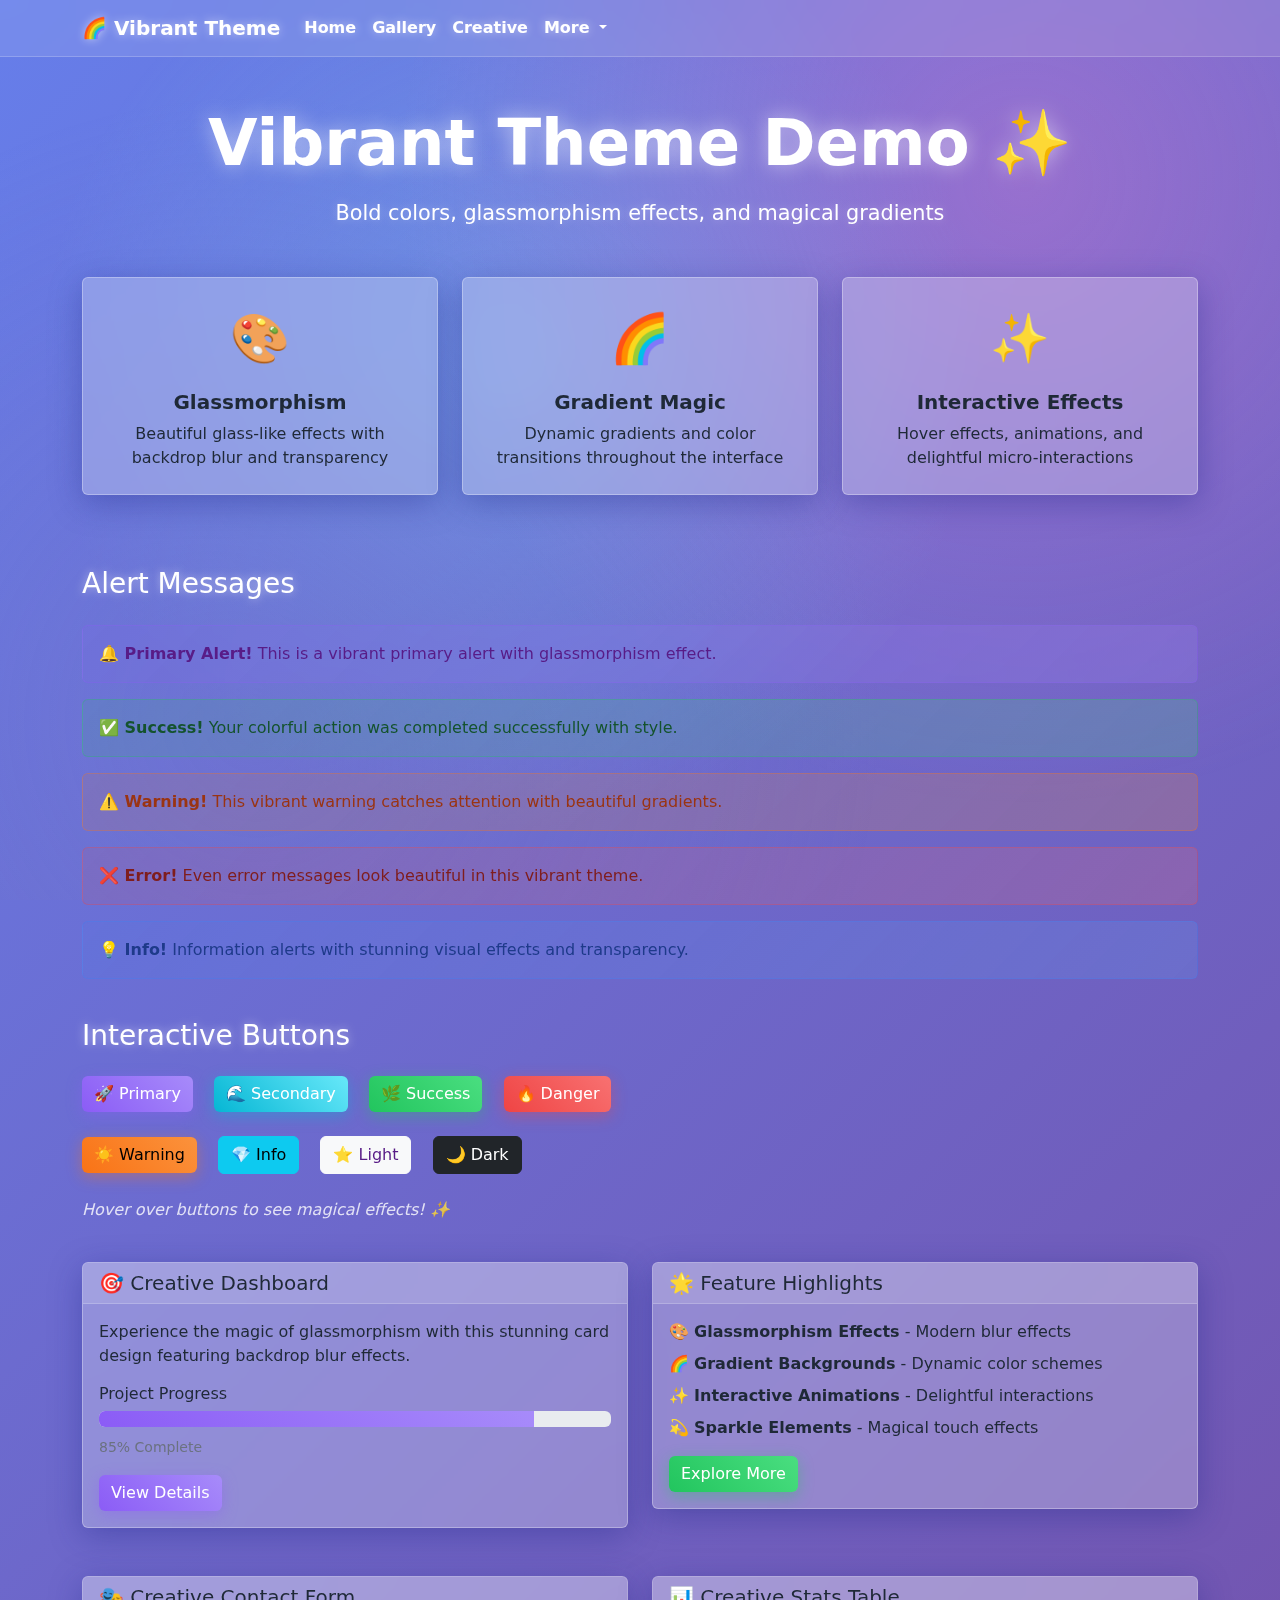
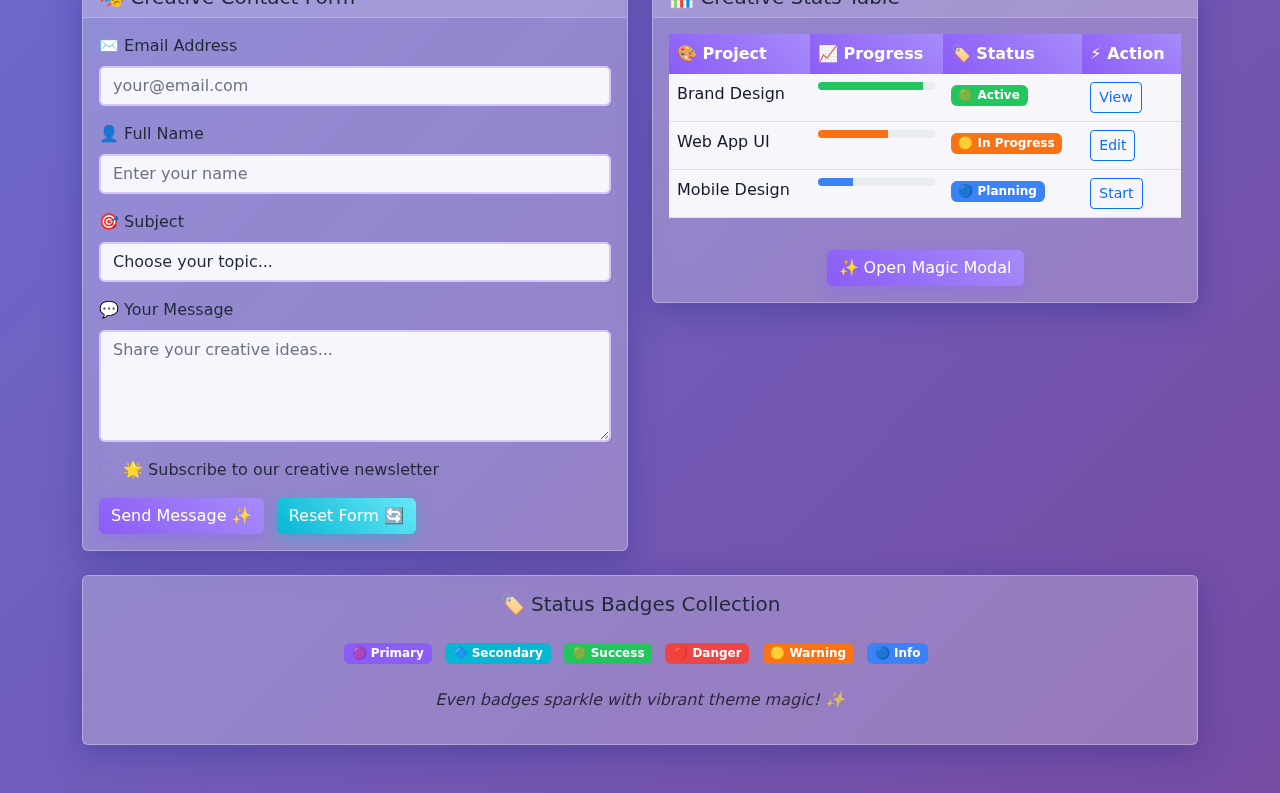
<file: public/theme/vibrant/demo.html>
<!DOCTYPE html>
<html lang="en">
<head>
    <meta charset="UTF-8">
    <meta name="viewport" content="width=device-width, initial-scale=1.0">
    <title>Vibrant Theme Demo - web.dev</title>
    <link rel="shortcut icon" href="../../assets/images/favicon.svg" type="image/x-icon">
    <link rel="stylesheet" href="../../lib/vendor/bootstrap/css/bootstrap.min.css">
    <link rel="stylesheet" href="./vibrant-theme.css">
    <script src="../../lib/vendor/bootstrap/js/bootstrap.bundle.min.js" defer></script>
</head>
<body>
    <!-- Navigation -->
    <nav class="navbar navbar-expand-lg">
        <div class="container">
            <a class="navbar-brand" href="#">🌈 Vibrant Theme</a>
            <button class="navbar-toggler" type="button" data-bs-toggle="collapse" data-bs-target="#navbarNav" style="border: 1px solid rgba(255,255,255,0.3);">
                <span class="navbar-toggler-icon" style="filter: invert(1);"></span>
            </button>
            <div class="collapse navbar-collapse" id="navbarNav">
                <ul class="navbar-nav me-auto">
                    <li class="nav-item">
                        <a class="nav-link active" href="#">Home</a>
                    </li>
                    <li class="nav-item">
                        <a class="nav-link" href="#">Gallery</a>
                    </li>
                    <li class="nav-item">
                        <a class="nav-link" href="#">Creative</a>
                    </li>
                    <li class="nav-item dropdown">
                        <a class="nav-link dropdown-toggle" href="#" role="button" data-bs-toggle="dropdown">
                            More
                        </a>
                        <ul class="dropdown-menu">
                            <li><a class="dropdown-item" href="#">🎨 Design</a></li>
                            <li><a class="dropdown-item" href="#">✨ Effects</a></li>
                            <li><hr class="dropdown-divider"></li>
                            <li><a class="dropdown-item" href="#">🚀 Animations</a></li>
                        </ul>
                    </li>
                </ul>
            </div>
        </div>
    </nav>

    <div class="container my-5">
        <!-- Header -->
        <div class="text-center mb-5">
            <h1 class="display-3 mb-3" style="font-weight: 700; color: white; text-shadow: 0 0 20px rgba(255,255,255,0.5);">
                Vibrant Theme Demo ✨
            </h1>
            <p class="lead" style="color: white; font-size: 1.3rem; text-shadow: 0 0 10px rgba(255,255,255,0.3);">
                Bold colors, glassmorphism effects, and magical gradients
            </p>
        </div>

        <!-- Feature Showcase -->
        <div class="row mb-5">
            <div class="col-md-4 text-center mb-4">
                <div class="card h-100">
                    <div class="card-body p-4">
                        <div style="font-size: 3rem; margin-bottom: 1rem;">🎨</div>
                        <h5 class="card-title" style="font-weight: 600;">Glassmorphism</h5>
                        <p class="card-text">Beautiful glass-like effects with backdrop blur and transparency</p>
                    </div>
                </div>
            </div>
            <div class="col-md-4 text-center mb-4">
                <div class="card h-100">
                    <div class="card-body p-4">
                        <div style="font-size: 3rem; margin-bottom: 1rem;">🌈</div>
                        <h5 class="card-title" style="font-weight: 600;">Gradient Magic</h5>
                        <p class="card-text">Dynamic gradients and color transitions throughout the interface</p>
                    </div>
                </div>
            </div>
            <div class="col-md-4 text-center mb-4">
                <div class="card h-100">
                    <div class="card-body p-4">
                        <div style="font-size: 3rem; margin-bottom: 1rem;">✨</div>
                        <h5 class="card-title" style="font-weight: 600;">Interactive Effects</h5>
                        <p class="card-text">Hover effects, animations, and delightful micro-interactions</p>
                    </div>
                </div>
            </div>
        </div>

        <!-- Alerts -->
        <div class="row mb-4">
            <div class="col-12">
                <h3 class="mb-4" style="color: white; text-shadow: 0 0 10px rgba(255,255,255,0.5);">Alert Messages</h3>
                <div class="alert alert-primary" role="alert">
                    <strong>🔔 Primary Alert!</strong> This is a vibrant primary alert with glassmorphism effect.
                </div>
                <div class="alert alert-success" role="alert">
                    <strong>✅ Success!</strong> Your colorful action was completed successfully with style.
                </div>
                <div class="alert alert-warning" role="alert">
                    <strong>⚠️ Warning!</strong> This vibrant warning catches attention with beautiful gradients.
                </div>
                <div class="alert alert-danger" role="alert">
                    <strong>❌ Error!</strong> Even error messages look beautiful in this vibrant theme.
                </div>
                <div class="alert alert-info" role="alert">
                    <strong>💡 Info!</strong> Information alerts with stunning visual effects and transparency.
                </div>
            </div>
        </div>

        <!-- Buttons Showcase -->
        <div class="row mb-4">
            <div class="col-12">
                <h3 class="mb-4" style="color: white; text-shadow: 0 0 10px rgba(255,255,255,0.5);">Interactive Buttons</h3>
                <div class="mb-3">
                    <button type="button" class="btn btn-primary me-3 mb-2">🚀 Primary</button>
                    <button type="button" class="btn btn-secondary me-3 mb-2">🌊 Secondary</button>
                    <button type="button" class="btn btn-success me-3 mb-2">🌿 Success</button>
                    <button type="button" class="btn btn-danger me-3 mb-2">🔥 Danger</button>
                </div>
                <div class="mb-3">
                    <button type="button" class="btn btn-warning me-3 mb-2">☀️ Warning</button>
                    <button type="button" class="btn btn-info me-3 mb-2">💎 Info</button>
                    <button type="button" class="btn btn-light me-3 mb-2" style="color: #581c87;">⭐ Light</button>
                    <button type="button" class="btn btn-dark me-3 mb-2">🌙 Dark</button>
                </div>
                <p style="color: rgba(255,255,255,0.8); font-style: italic;">Hover over buttons to see magical effects! ✨</p>
            </div>
        </div>

        <!-- Creative Cards -->
        <div class="row mb-4">
            <div class="col-md-6 mb-4">
                <div class="card">
                    <div class="card-header">
                        <h5 class="card-title mb-0">🎯 Creative Dashboard</h5>
                    </div>
                    <div class="card-body">
                        <p class="card-text">Experience the magic of glassmorphism with this stunning card design featuring backdrop blur effects.</p>
                        <div class="mb-3">
                            <h6>Project Progress</h6>
                            <div class="progress mb-2">
                                <div class="progress-bar" style="width: 85%; background: linear-gradient(45deg, #8b5cf6, #a78bfa);"></div>
                            </div>
                            <small class="text-muted">85% Complete</small>
                        </div>
                        <button class="btn btn-primary">View Details</button>
                    </div>
                </div>
            </div>
            <div class="col-md-6 mb-4">
                <div class="card">
                    <div class="card-header">
                        <h5 class="card-title mb-0">🌟 Feature Highlights</h5>
                    </div>
                    <div class="card-body">
                        <ul class="list-unstyled">
                            <li class="mb-2">🎨 <strong>Glassmorphism Effects</strong> - Modern blur effects</li>
                            <li class="mb-2">🌈 <strong>Gradient Backgrounds</strong> - Dynamic color schemes</li>
                            <li class="mb-2">✨ <strong>Interactive Animations</strong> - Delightful interactions</li>
                            <li class="mb-2">💫 <strong>Sparkle Elements</strong> - Magical touch effects</li>
                        </ul>
                        <button class="btn btn-success">Explore More</button>
                    </div>
                </div>
            </div>
        </div>

        <!-- Forms with Style -->
        <div class="row mb-4">
            <div class="col-md-6">
                <div class="card">
                    <div class="card-header">
                        <h5 class="mb-0">🎭 Creative Contact Form</h5>
                    </div>
                    <div class="card-body">
                        <form>
                            <div class="mb-3">
                                <label for="creativeEmail" class="form-label">✉️ Email Address</label>
                                <input type="email" class="form-control" id="creativeEmail" placeholder="your@email.com">
                            </div>
                            <div class="mb-3">
                                <label for="creativeName" class="form-label">👤 Full Name</label>
                                <input type="text" class="form-control" id="creativeName" placeholder="Enter your name">
                            </div>
                            <div class="mb-3">
                                <label for="creativeSubject" class="form-label">🎯 Subject</label>
                                <select class="form-select" id="creativeSubject">
                                    <option>Choose your topic...</option>
                                    <option>🎨 Design Inquiry</option>
                                    <option>💡 Creative Collaboration</option>
                                    <option>🚀 Project Discussion</option>
                                    <option>✨ General Magic</option>
                                </select>
                            </div>
                            <div class="mb-3">
                                <label for="creativeMessage" class="form-label">💬 Your Message</label>
                                <textarea class="form-control" id="creativeMessage" rows="4" placeholder="Share your creative ideas..."></textarea>
                            </div>
                            <div class="form-check mb-3">
                                <input class="form-check-input" type="checkbox" id="creativeNewsletter">
                                <label class="form-check-label" for="creativeNewsletter">
                                    🌟 Subscribe to our creative newsletter
                                </label>
                            </div>
                            <button type="submit" class="btn btn-primary me-2">Send Message ✨</button>
                            <button type="reset" class="btn btn-secondary">Reset Form 🔄</button>
                        </form>
                    </div>
                </div>
            </div>
            <div class="col-md-6">
                <div class="card">
                    <div class="card-header">
                        <h5 class="mb-0">📊 Creative Stats Table</h5>
                    </div>
                    <div class="card-body">
                        <div class="table-responsive">
                            <table class="table">
                                <thead>
                                    <tr>
                                        <th>🎨 Project</th>
                                        <th>📈 Progress</th>
                                        <th>🏷️ Status</th>
                                        <th>⚡ Action</th>
                                    </tr>
                                </thead>
                                <tbody>
                                    <tr>
                                        <td>Brand Design</td>
                                        <td>
                                            <div class="progress progress-sm">
                                                <div class="progress-bar bg-success" style="width: 90%"></div>
                                            </div>
                                        </td>
                                        <td><span class="badge bg-success">🟢 Active</span></td>
                                        <td><button class="btn btn-sm btn-outline-primary">View</button></td>
                                    </tr>
                                    <tr>
                                        <td>Web App UI</td>
                                        <td>
                                            <div class="progress progress-sm">
                                                <div class="progress-bar bg-warning" style="width: 60%"></div>
                                            </div>
                                        </td>
                                        <td><span class="badge bg-warning">🟡 In Progress</span></td>
                                        <td><button class="btn btn-sm btn-outline-primary">Edit</button></td>
                                    </tr>
                                    <tr>
                                        <td>Mobile Design</td>
                                        <td>
                                            <div class="progress progress-sm">
                                                <div class="progress-bar bg-info" style="width: 30%"></div>
                                            </div>
                                        </td>
                                        <td><span class="badge bg-info">🔵 Planning</span></td>
                                        <td><button class="btn btn-sm btn-outline-primary">Start</button></td>
                                    </tr>
                                </tbody>
                            </table>
                        </div>
                        <div class="mt-3 text-center">
                            <button type="button" class="btn btn-primary" data-bs-toggle="modal" data-bs-target="#vibrantModal">
                                ✨ Open Magic Modal
                            </button>
                        </div>
                    </div>
                </div>
            </div>
        </div>

        <!-- Status Badges and More -->
        <div class="row mb-4">
            <div class="col-12">
                <div class="card">
                    <div class="card-body text-center">
                        <h5 class="card-title mb-4">🏷️ Status Badges Collection</h5>
                        <div class="mb-3">
                            <span class="badge bg-primary me-2 mb-2">🟣 Primary</span>
                            <span class="badge bg-secondary me-2 mb-2">🔷 Secondary</span>
                            <span class="badge bg-success me-2 mb-2">🟢 Success</span>
                            <span class="badge bg-danger me-2 mb-2">🔴 Danger</span>
                            <span class="badge bg-warning me-2 mb-2">🟡 Warning</span>
                            <span class="badge bg-info me-2 mb-2">🔵 Info</span>
                        </div>
                        <p style="color: rgba(0,0,0,0.7); font-style: italic;">Even badges sparkle with vibrant theme magic! ✨</p>
                    </div>
                </div>
            </div>
        </div>
    </div>

    <!-- Vibrant Modal -->
    <div class="modal fade" id="vibrantModal" tabindex="-1">
        <div class="modal-dialog modal-dialog-centered modal-lg">
            <div class="modal-content">
                <div class="modal-header">
                    <h5 class="modal-title">✨ Vibrant Theme Modal Experience</h5>
                    <button type="button" class="btn-close" data-bs-dismiss="modal"></button>
                </div>
                <div class="modal-body">
                    <div class="text-center mb-4">
                        <div style="font-size: 4rem; margin-bottom: 1rem;">🌈✨🎨</div>
                        <h4>Welcome to the Vibrant Universe!</h4>
                    </div>
                    <p>This modal showcases the full power of the vibrant theme with:</p>
                    <div class="row">
                        <div class="col-md-6">
                            <ul class="list-unstyled">
                                <li class="mb-2">🎨 <strong>Glassmorphism</strong> - Frosted glass effects</li>
                                <li class="mb-2">🌈 <strong>Gradients</strong> - Beautiful color transitions</li>
                                <li class="mb-2">✨ <strong>Animations</strong> - Subtle hover effects</li>
                            </ul>
                        </div>
                        <div class="col-md-6">
                            <ul class="list-unstyled">
                                <li class="mb-2">💫 <strong>Sparkles</strong> - Magical button effects</li>
                                <li class="mb-2">🌟 <strong>Glow Effects</strong> - Luminous borders</li>
                                <li class="mb-2">🎭 <strong>Creative Design</strong> - Unique aesthetics</li>
                            </ul>
                        </div>
                    </div>
                    <div class="alert alert-info mt-3" role="alert">
                        <strong>💡 Pro Tip:</strong> The vibrant theme is perfect for creative portfolios, artistic websites, and projects that need to make a bold visual statement!
                    </div>
                </div>
                <div class="modal-footer">
                    <button type="button" class="btn btn-secondary" data-bs-dismiss="modal">Close 👋</button>
                    <button type="button" class="btn btn-primary">Save Magic ✨</button>
                    <button type="button" class="btn btn-success">Love It! 💖</button>
                </div>
            </div>
        </div>
    </div>

    <style>
        /* Additional sparkle animation for demo */
        .progress-sm {
            height: 0.5rem;
        }
        
        /* Custom glow effect for this demo */
        .card:hover {
            transform: translateY(-2px);
            transition: all 0.3s ease;
        }
    </style>
</body>
</html>
</file>
<file: public/theme/theme.css>
/* Main Theme Controller */
/* Import your chosen theme by uncommenting one of the lines below */

/* Dark Theme */
/* @import url('./dark/dark-theme.css'); */

/* Minimal Light Theme */
/* @import url('./minimal/minimal-theme.css'); */

/* Vibrant Theme */
/* @import url('./vibrant/vibrant-theme.css'); */

/* EticaData Business Theme */
/* @import url('./eticadata/eticadata-theme.css'); */

/* Optional: Remove rounded corners from all Bootstrap components */
/* @import url('./utils/no-rounded.css'); */

/* 
Usage Instructions:
1. Uncomment the theme you want to use
2. Optionally uncomment the no-rounded.css import to remove all rounded corners
3. You can combine any theme with the no-rounded utility

Example combinations:
- Dark theme without rounded corners:
  @import url('./dark/dark-theme.css');
  @import url('./utils/no-rounded.css');

- Vibrant theme with rounded corners (default):
  @import url('./vibrant/vibrant-theme.css');

Theme Demos:
- Dark Theme Demo: /theme/dark/demo.html
- Minimal Theme Demo: /theme/minimal/demo.html  
- Vibrant Theme Demo: /theme/vibrant/demo.html
- EticaData Business Demo: /theme/eticadata/demo.html
*/

/* Your custom styles go below this line */
</file>
<file: public/theme/minimal/minimal-theme.css>
/* Minimal Light Theme - Clean and modern */
:root {
  --bs-primary: #2563eb;
  --bs-primary-rgb: 37, 99, 235;
  --bs-secondary: #64748b;
  --bs-secondary-rgb: 100, 116, 139;
  --bs-success: #059669;
  --bs-success-rgb: 5, 150, 105;
  --bs-info: #0891b2;
  --bs-info-rgb: 8, 145, 178;
  --bs-warning: #d97706;
  --bs-warning-rgb: 217, 119, 6;
  --bs-danger: #dc2626;
  --bs-danger-rgb: 220, 38, 38;
  --bs-light: #f8fafc;
  --bs-light-rgb: 248, 250, 252;
  --bs-dark: #1e293b;
  --bs-dark-rgb: 30, 41, 59;
  
  /* Background colors */
  --bs-body-bg: #ffffff;
  --bs-body-color: #334155;
  --bs-emphasis-color: #0f172a;
  --bs-secondary-color: #64748b;
  --bs-tertiary-color: #94a3b8;
  
  /* Border colors */
  --bs-border-color: #e2e8f0;
  --bs-border-color-translucent: rgba(226, 232, 240, 0.175);
}

body {
  background-color: var(--bs-body-bg);
  color: var(--bs-body-color);
  font-weight: 400;
}

/* Cleaner shadows */
.shadow-sm {
  box-shadow: 0 1px 2px 0 rgba(0, 0, 0, 0.05) !important;
}

.shadow {
  box-shadow: 0 4px 6px -1px rgba(0, 0, 0, 0.1), 0 2px 4px -1px rgba(0, 0, 0, 0.06) !important;
}

.shadow-lg {
  box-shadow: 0 10px 15px -3px rgba(0, 0, 0, 0.1), 0 4px 6px -2px rgba(0, 0, 0, 0.05) !important;
}

/* Card styling */
.card {
  background-color: #ffffff;
  border: 1px solid var(--bs-border-color);
  box-shadow: 0 1px 3px 0 rgba(0, 0, 0, 0.1);
}

.card-header {
  background-color: #f8fafc;
  border-bottom: 1px solid var(--bs-border-color);
  font-weight: 500;
}

/* Form controls with minimal styling */
.form-control,
.form-select {
  background-color: #ffffff;
  border: 1px solid #d1d5db;
  color: var(--bs-body-color);
  transition: all 0.15s ease-in-out;
}

.form-control:focus,
.form-select:focus {
  background-color: #ffffff;
  border-color: var(--bs-primary);
  color: var(--bs-body-color);
  box-shadow: 0 0 0 3px rgba(37, 99, 235, 0.1);
}

/* Buttons with subtle styling */
.btn {
  font-weight: 500;
  transition: all 0.15s ease-in-out;
}

.btn-outline-primary:hover {
  background-color: var(--bs-primary);
  transform: translateY(-1px);
  box-shadow: 0 4px 8px rgba(37, 99, 235, 0.2);
}

.btn-outline-secondary:hover {
  background-color: var(--bs-secondary);
  transform: translateY(-1px);
}

/* Navigation with minimal design */
.navbar-light {
  background-color: #ffffff !important;
  border-bottom: 1px solid var(--bs-border-color);
}

.navbar-light .navbar-nav .nav-link {
  color: var(--bs-body-color);
  font-weight: 500;
}

.navbar-light .navbar-nav .nav-link:hover {
  color: var(--bs-primary);
}

/* Tables */
.table {
  --bs-table-striped-bg: #f8fafc;
}

.table thead th {
  font-weight: 600;
  border-bottom: 2px solid var(--bs-border-color);
  background-color: #f8fafc;
}

/* Modals */
.modal-content {
  background-color: #ffffff;
  border: 1px solid var(--bs-border-color);
  box-shadow: 0 20px 25px -5px rgba(0, 0, 0, 0.1), 0 10px 10px -5px rgba(0, 0, 0, 0.04);
}

.modal-header {
  border-bottom: 1px solid var(--bs-border-color);
  background-color: #f8fafc;
}

.modal-footer {
  border-top: 1px solid var(--bs-border-color);
  background-color: #f8fafc;
}

/* Dropdowns */
.dropdown-menu {
  background-color: #ffffff;
  border: 1px solid var(--bs-border-color);
  box-shadow: 0 4px 6px -1px rgba(0, 0, 0, 0.1);
}

.dropdown-item:hover,
.dropdown-item:focus {
  background-color: #f1f5f9;
  color: var(--bs-emphasis-color);
}

/* Clean alerts */
.alert {
  border-left: 4px solid;
  border-radius: 0.375rem;
}

.alert-primary {
  background-color: #eff6ff;
  border-color: var(--bs-primary);
  color: #1e40af;
  border-left-color: var(--bs-primary);
}

.alert-secondary {
  background-color: #f8fafc;
  border-color: var(--bs-secondary);
  color: #475569;
  border-left-color: var(--bs-secondary);
}

.alert-success {
  background-color: #f0fdf4;
  border-color: var(--bs-success);
  color: #065f46;
  border-left-color: var(--bs-success);
}

.alert-danger {
  background-color: #fef2f2;
  border-color: var(--bs-danger);
  color: #991b1b;
  border-left-color: var(--bs-danger);
}

.alert-warning {
  background-color: #fffbeb;
  border-color: var(--bs-warning);
  color: #92400e;
  border-left-color: var(--bs-warning);
}

.alert-info {
  background-color: #f0f9ff;
  border-color: var(--bs-info);
  color: #0c4a6e;
  border-left-color: var(--bs-info);
}
</file>
<file: public/theme/vibrant/vibrant-theme.css>
/* Vibrant Theme - Bold and colorful */
:root {
  --bs-primary: #8b5cf6;
  --bs-primary-rgb: 139, 92, 246;
  --bs-secondary: #06b6d4;
  --bs-secondary-rgb: 6, 182, 212;
  --bs-success: #22c55e;
  --bs-success-rgb: 34, 197, 94;
  --bs-info: #3b82f6;
  --bs-info-rgb: 59, 130, 246;
  --bs-warning: #f97316;
  --bs-warning-rgb: 249, 115, 22;
  --bs-danger: #ef4444;
  --bs-danger-rgb: 239, 68, 68;
  --bs-light: #fef3ff;
  --bs-light-rgb: 254, 243, 255;
  --bs-dark: #581c87;
  --bs-dark-rgb: 88, 28, 135;
  
  /* Background colors */
  --bs-body-bg: linear-gradient(135deg, #667eea 0%, #764ba2 100%);
  --bs-body-color: #1f2937;
  --bs-emphasis-color: #111827;
  --bs-secondary-color: #6b7280;
  --bs-tertiary-color: #9ca3af;
  
  /* Border colors */
  --bs-border-color: rgba(139, 92, 246, 0.2);
  --bs-border-color-translucent: rgba(139, 92, 246, 0.1);
}

body {
  background: linear-gradient(135deg, #667eea 0%, #764ba2 100%);
  min-height: 100vh;
  color: var(--bs-body-color);
  position: relative;
}

body::before {
  content: '';
  position: fixed;
  top: 0;
  left: 0;
  right: 0;
  bottom: 0;
  background: 
    radial-gradient(circle at 20% 80%, rgba(120, 119, 198, 0.3) 0%, transparent 50%),
    radial-gradient(circle at 80% 20%, rgba(255, 119, 198, 0.3) 0%, transparent 50%),
    radial-gradient(circle at 40% 40%, rgba(120, 219, 255, 0.3) 0%, transparent 50%);
  pointer-events: none;
  z-index: -1;
}

/* Glassmorphism effect for cards */
.card {
  background: rgba(255, 255, 255, 0.25);
  backdrop-filter: blur(10px);
  border: 1px solid rgba(255, 255, 255, 0.3);
  box-shadow: 0 8px 32px 0 rgba(31, 38, 135, 0.37);
}

.card-header {
  background: rgba(255, 255, 255, 0.15);
  border-bottom: 1px solid rgba(255, 255, 255, 0.2);
  font-weight: 600;
}

/* Form controls with vibrant styling */
.form-control,
.form-select {
  background: rgba(255, 255, 255, 0.9);
  border: 2px solid rgba(139, 92, 246, 0.3);
  color: var(--bs-body-color);
  backdrop-filter: blur(5px);
}

.form-control:focus,
.form-select:focus {
  background: rgba(255, 255, 255, 0.95);
  border-color: var(--bs-primary);
  color: var(--bs-body-color);
  box-shadow: 0 0 0 0.2rem rgba(139, 92, 246, 0.25), 0 0 20px rgba(139, 92, 246, 0.3);
}

/* Vibrant buttons with gradients */
.btn-primary {
  background: linear-gradient(45deg, #8b5cf6, #a78bfa);
  border: none;
  box-shadow: 0 4px 15px 0 rgba(139, 92, 246, 0.4);
  transition: all 0.3s ease;
}

.btn-primary:hover {
  background: linear-gradient(45deg, #7c3aed, #8b5cf6);
  transform: translateY(-2px);
  box-shadow: 0 8px 25px 0 rgba(139, 92, 246, 0.6);
}

.btn-secondary {
  background: linear-gradient(45deg, #06b6d4, #67e8f9);
  border: none;
  color: white;
  box-shadow: 0 4px 15px 0 rgba(6, 182, 212, 0.4);
}

.btn-secondary:hover {
  background: linear-gradient(45deg, #0891b2, #06b6d4);
  transform: translateY(-2px);
  box-shadow: 0 8px 25px 0 rgba(6, 182, 212, 0.6);
  color: white;
}

.btn-success {
  background: linear-gradient(45deg, #22c55e, #4ade80);
  border: none;
  box-shadow: 0 4px 15px 0 rgba(34, 197, 94, 0.4);
}

.btn-danger {
  background: linear-gradient(45deg, #ef4444, #f87171);
  border: none;
  box-shadow: 0 4px 15px 0 rgba(239, 68, 68, 0.4);
}

.btn-warning {
  background: linear-gradient(45deg, #f97316, #fb923c);
  border: none;
  box-shadow: 0 4px 15px 0 rgba(249, 115, 22, 0.4);
}

/* Navigation with glassmorphism */
.navbar {
  background: rgba(255, 255, 255, 0.1) !important;
  backdrop-filter: blur(10px);
  border-bottom: 1px solid rgba(255, 255, 255, 0.2);
}

.navbar-brand,
.navbar-nav .nav-link {
  color: #ffffff !important;
  font-weight: 600;
  text-shadow: 0 0 10px rgba(255, 255, 255, 0.5);
}

.navbar-nav .nav-link:hover {
  color: #fbbf24 !important;
  text-shadow: 0 0 15px rgba(251, 191, 36, 0.8);
}

/* Tables with vibrant styling */
.table {
  background: rgba(255, 255, 255, 0.9);
  backdrop-filter: blur(5px);
}

.table thead th {
  background: linear-gradient(45deg, #8b5cf6, #a78bfa);
  color: white;
  border: none;
  font-weight: 600;
}

.table-striped > tbody > tr:nth-of-type(odd) > td {
  background: rgba(139, 92, 246, 0.05);
}

/* Modals with glassmorphism */
.modal-content {
  background: rgba(255, 255, 255, 0.9);
  backdrop-filter: blur(15px);
  border: 1px solid rgba(255, 255, 255, 0.3);
  box-shadow: 0 8px 32px 0 rgba(31, 38, 135, 0.37);
}

.modal-header {
  background: rgba(139, 92, 246, 0.1);
  border-bottom: 1px solid rgba(139, 92, 246, 0.2);
}

.modal-footer {
  background: rgba(139, 92, 246, 0.05);
  border-top: 1px solid rgba(139, 92, 246, 0.2);
}

/* Dropdowns */
.dropdown-menu {
  background: rgba(255, 255, 255, 0.9);
  backdrop-filter: blur(10px);
  border: 1px solid rgba(255, 255, 255, 0.3);
  box-shadow: 0 8px 32px 0 rgba(31, 38, 135, 0.37);
}

.dropdown-item:hover,
.dropdown-item:focus {
  background: rgba(139, 92, 246, 0.1);
  color: var(--bs-primary);
}

/* Vibrant alerts with gradients */
.alert-primary {
  background: linear-gradient(135deg, rgba(139, 92, 246, 0.1), rgba(167, 139, 250, 0.2));
  border: 1px solid rgba(139, 92, 246, 0.3);
  color: #581c87;
  backdrop-filter: blur(5px);
}

.alert-secondary {
  background: linear-gradient(135deg, rgba(6, 182, 212, 0.1), rgba(103, 232, 249, 0.2));
  border: 1px solid rgba(6, 182, 212, 0.3);
  color: #164e63;
}

.alert-success {
  background: linear-gradient(135deg, rgba(34, 197, 94, 0.1), rgba(74, 222, 128, 0.2));
  border: 1px solid rgba(34, 197, 94, 0.3);
  color: #14532d;
}

.alert-danger {
  background: linear-gradient(135deg, rgba(239, 68, 68, 0.1), rgba(248, 113, 113, 0.2));
  border: 1px solid rgba(239, 68, 68, 0.3);
  color: #7f1d1d;
}

.alert-warning {
  background: linear-gradient(135deg, rgba(249, 115, 22, 0.1), rgba(251, 146, 60, 0.2));
  border: 1px solid rgba(249, 115, 22, 0.3);
  color: #9a3412;
}

.alert-info {
  background: linear-gradient(135deg, rgba(59, 130, 246, 0.1), rgba(96, 165, 250, 0.2));
  border: 1px solid rgba(59, 130, 246, 0.3);
  color: #1e3a8a;
}

/* Add some sparkle animations */
@keyframes sparkle {
  0%, 100% { opacity: 0.3; transform: scale(1); }
  50% { opacity: 1; transform: scale(1.1); }
}

.btn:hover::after {
  content: '✨';
  position: absolute;
  right: -10px;
  top: -5px;
  animation: sparkle 1s ease-in-out infinite;
}
</file>
<file: public/theme/dark/dark-theme.css>
/* Dark Theme - Override Bootstrap colors */
:root {
  --bs-primary: #6366f1;
  --bs-primary-rgb: 99, 102, 241;
  --bs-secondary: #64748b;
  --bs-secondary-rgb: 100, 116, 139;
  --bs-success: #10b981;
  --bs-success-rgb: 16, 185, 129;
  --bs-info: #06b6d4;
  --bs-info-rgb: 6, 182, 212;
  --bs-warning: #f59e0b;
  --bs-warning-rgb: 245, 158, 11;
  --bs-danger: #ef4444;
  --bs-danger-rgb: 239, 68, 68;
  --bs-light: #374151;
  --bs-light-rgb: 55, 65, 81;
  --bs-dark: #111827;
  --bs-dark-rgb: 17, 24, 39;
  
  /* Background colors */
  --bs-body-bg: #0f172a;
  --bs-body-color: #e2e8f0;
  --bs-emphasis-color: #f8fafc;
  --bs-secondary-color: #94a3b8;
  --bs-tertiary-color: #64748b;
  
  /* Border colors */
  --bs-border-color: #334155;
  --bs-border-color-translucent: rgba(51, 65, 85, 0.175);
}

body {
  background-color: var(--bs-body-bg);
  color: var(--bs-body-color);
}

/* Card backgrounds */
.card {
  background-color: #1e293b;
  border-color: var(--bs-border-color);
}

/* Form controls */
.form-control,
.form-select {
  background-color: #1e293b;
  border-color: var(--bs-border-color);
  color: var(--bs-body-color);
}

.form-control:focus,
.form-select:focus {
  background-color: #1e293b;
  border-color: var(--bs-primary);
  color: var(--bs-body-color);
  box-shadow: 0 0 0 0.2rem rgba(99, 102, 241, 0.25);
}

/* Navigation */
.navbar-dark {
  background-color: #1e293b !important;
}

.navbar-dark .navbar-nav .nav-link {
  color: var(--bs-body-color);
}

.navbar-dark .navbar-nav .nav-link:hover {
  color: var(--bs-primary);
}

/* Tables */
.table-dark {
  --bs-table-bg: #1e293b;
  --bs-table-striped-bg: #334155;
}

/* Modals */
.modal-content {
  background-color: #1e293b;
  border-color: var(--bs-border-color);
}

.modal-header {
  border-bottom-color: var(--bs-border-color);
}

.modal-footer {
  border-top-color: var(--bs-border-color);
}

/* Dropdowns */
.dropdown-menu {
  background-color: #1e293b;
  border-color: var(--bs-border-color);
}

.dropdown-item {
  color: var(--bs-body-color);
}

.dropdown-item:hover,
.dropdown-item:focus {
  background-color: #334155;
  color: var(--bs-emphasis-color);
}

/* Alerts - adjust for better contrast */
.alert-primary {
  background-color: rgba(99, 102, 241, 0.1);
  border-color: var(--bs-primary);
  color: #a5b4fc;
}

.alert-secondary {
  background-color: rgba(100, 116, 139, 0.1);
  border-color: var(--bs-secondary);
  color: #cbd5e1;
}

.alert-success {
  background-color: rgba(16, 185, 129, 0.1);
  border-color: var(--bs-success);
  color: #86efac;
}

.alert-danger {
  background-color: rgba(239, 68, 68, 0.1);
  border-color: var(--bs-danger);
  color: #fca5a5;
}

.alert-warning {
  background-color: rgba(245, 158, 11, 0.1);
  border-color: var(--bs-warning);
  color: #fcd34d;
}

.alert-info {
  background-color: rgba(6, 182, 212, 0.1);
  border-color: var(--bs-info);
  color: #67e8f9;
}
</file>
